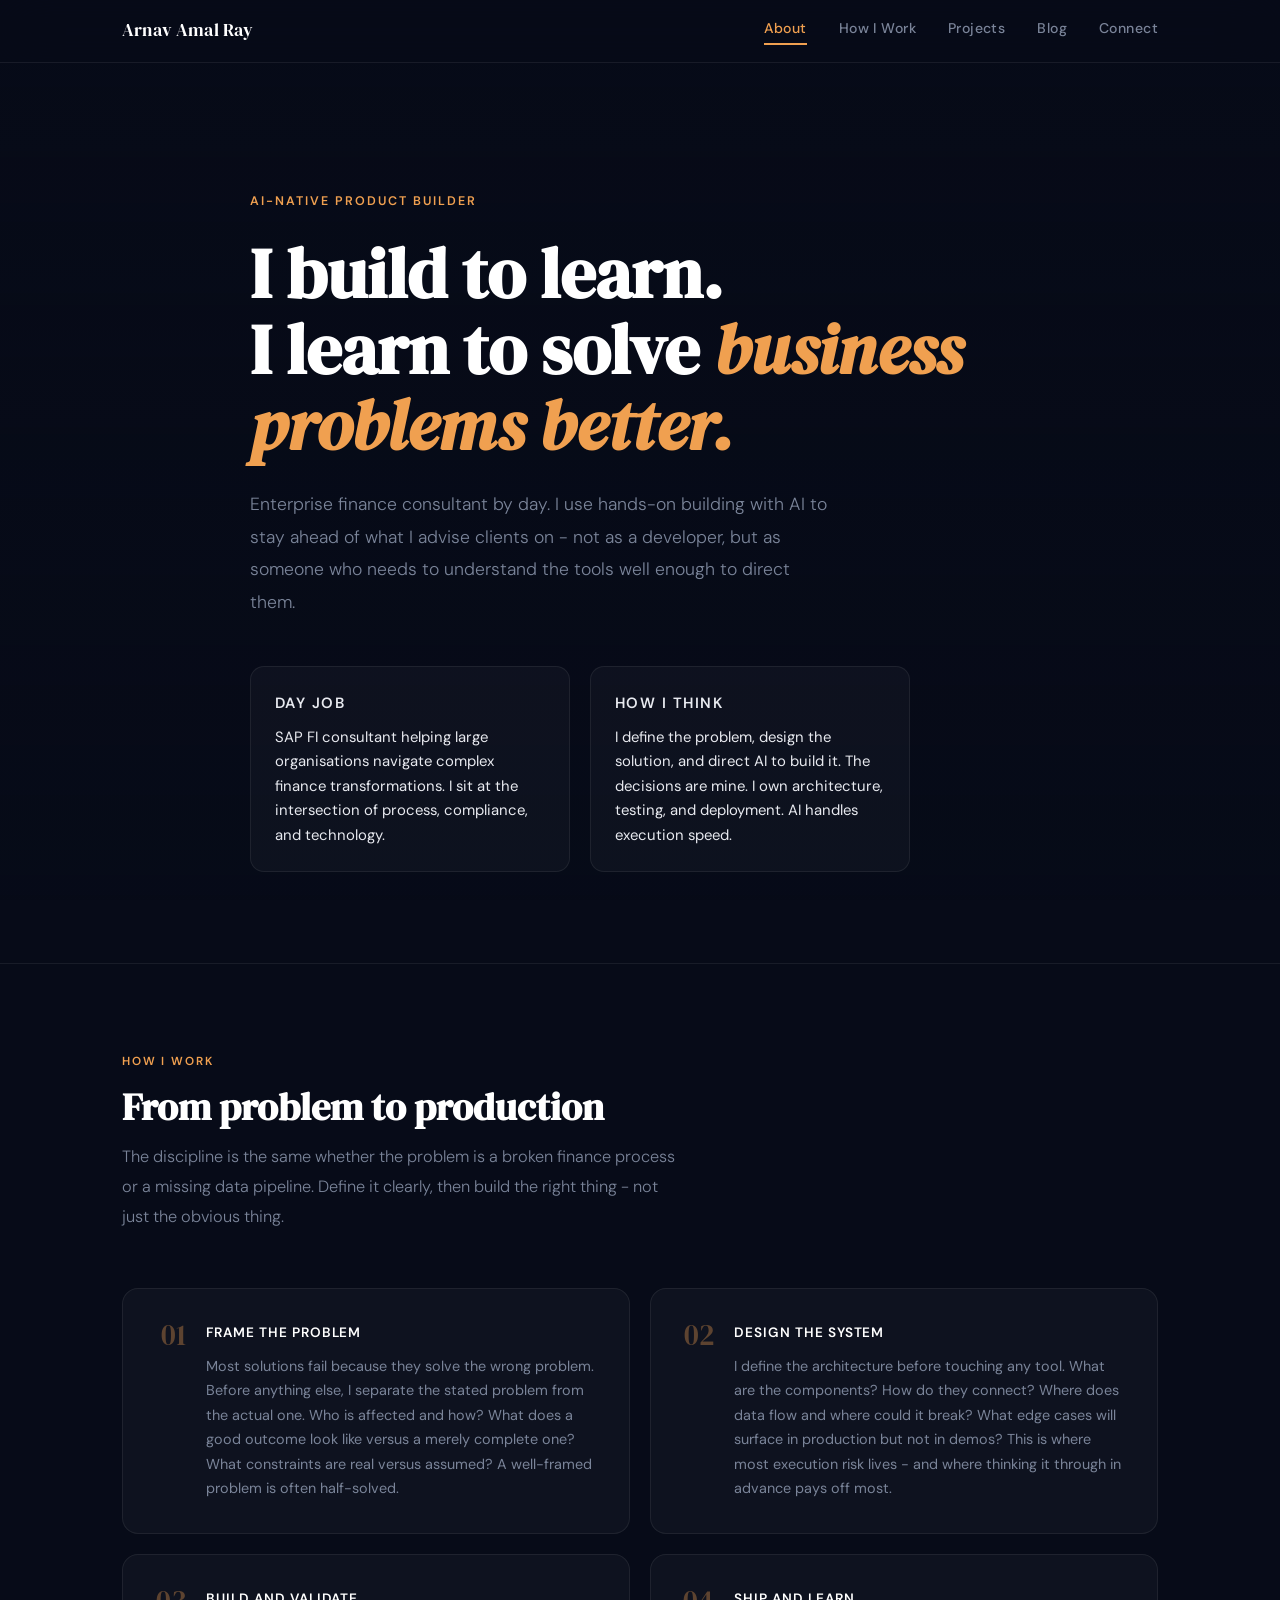
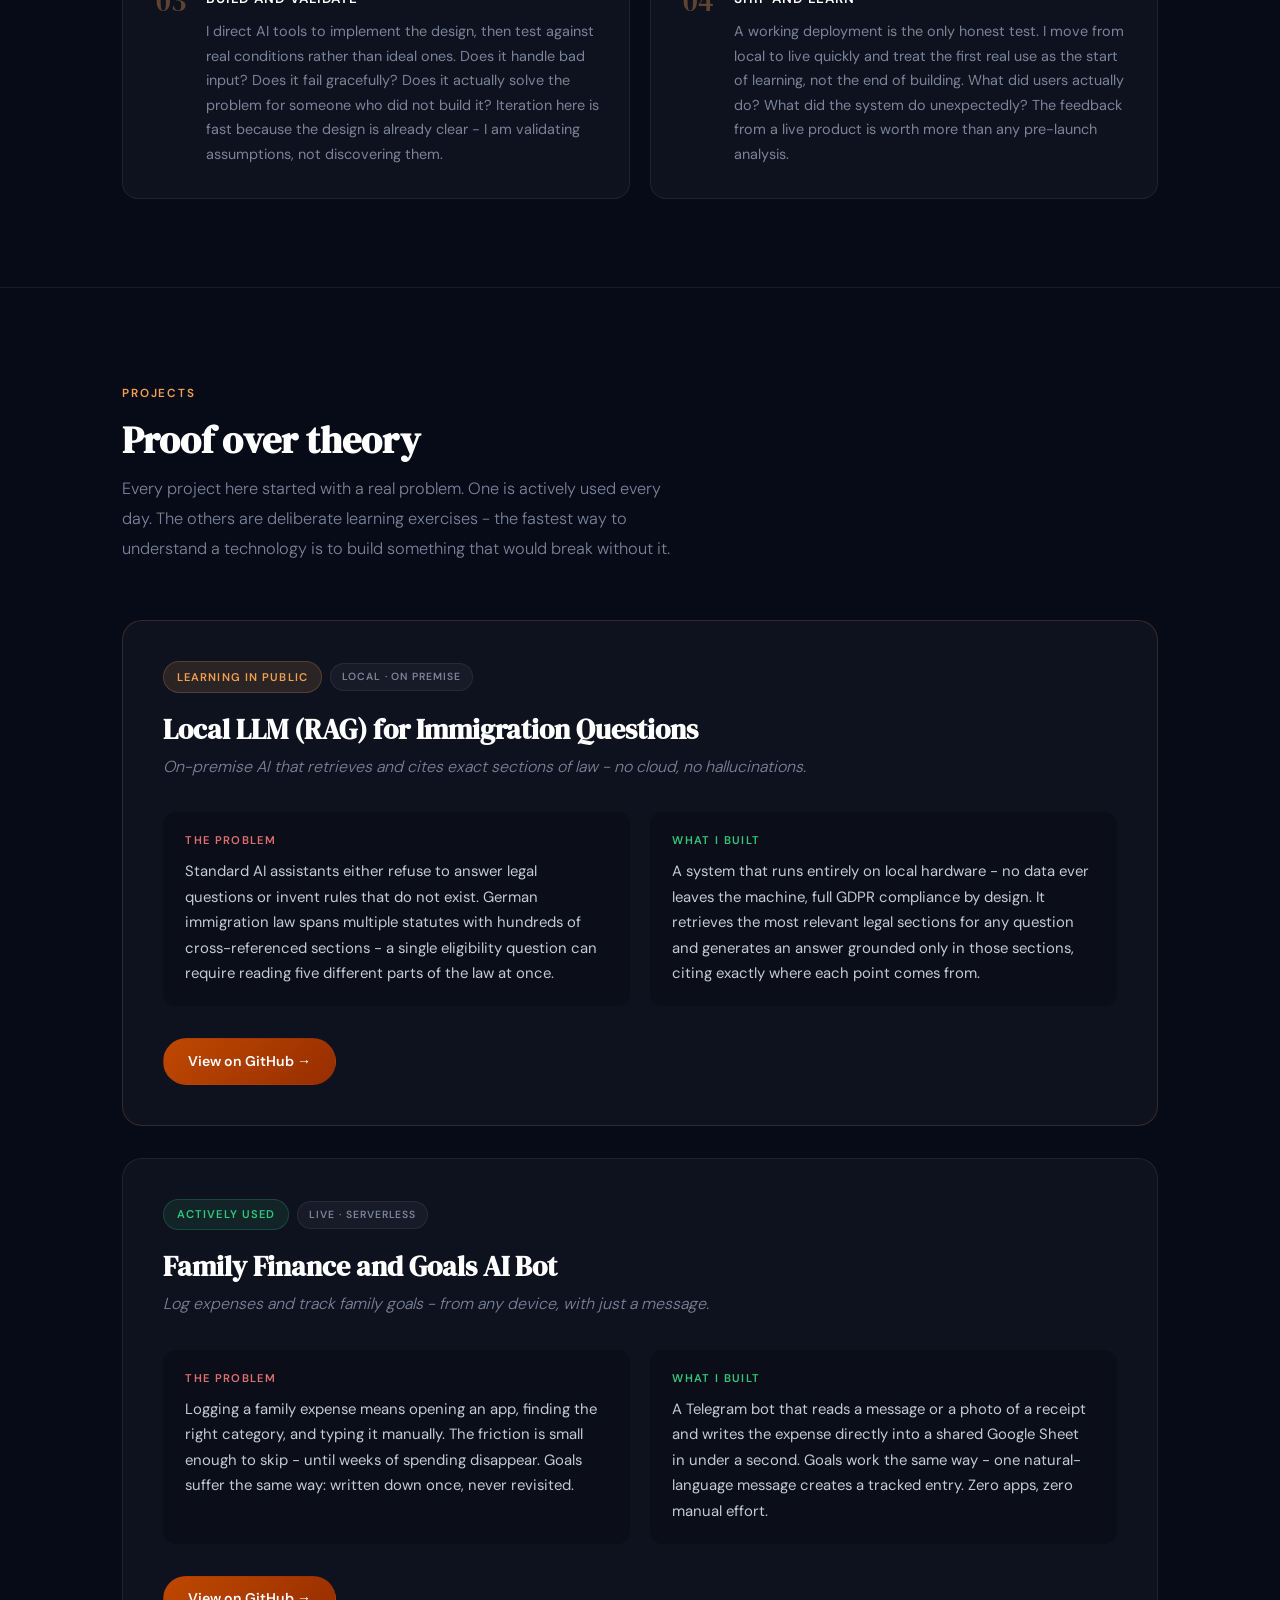
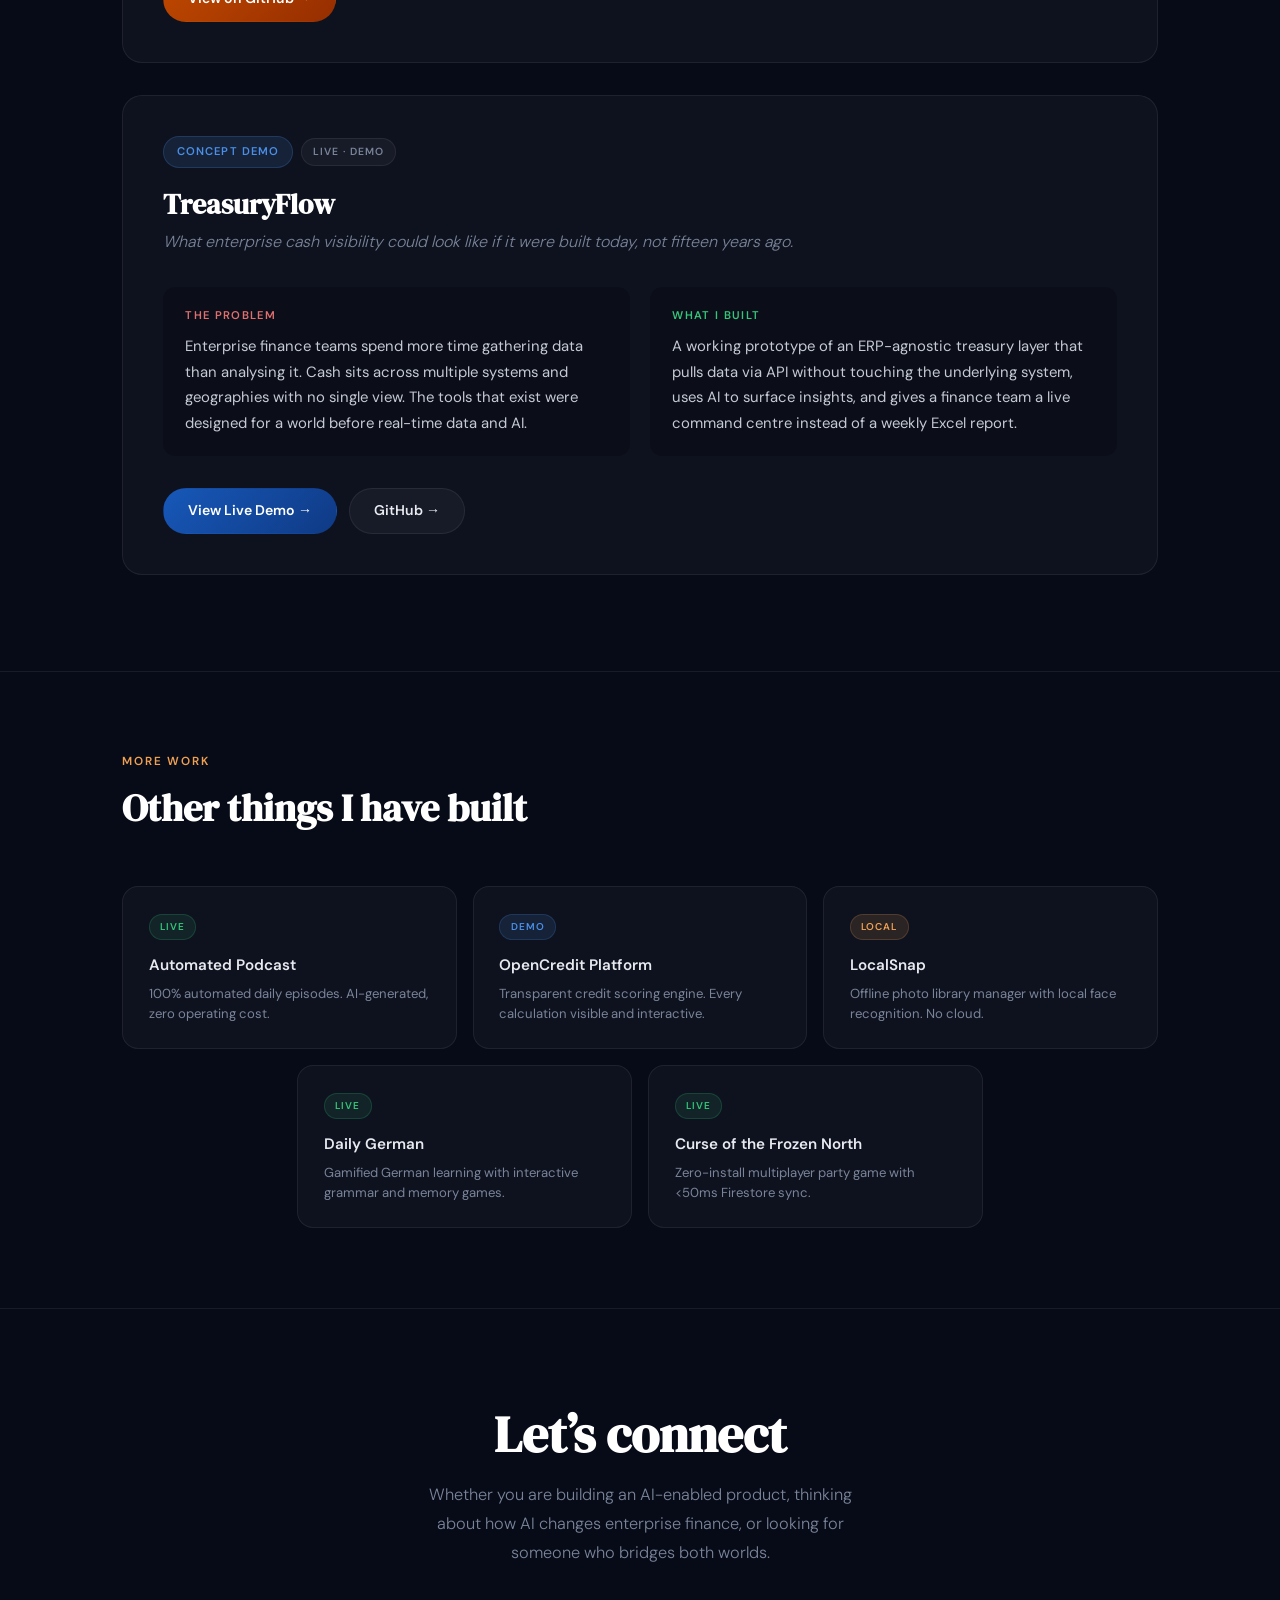
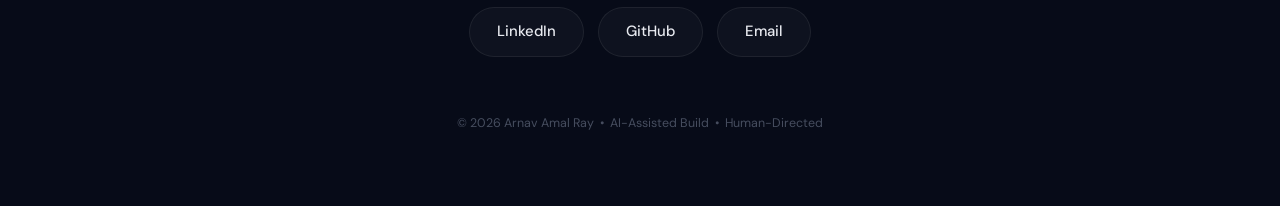
<file: index.html>
<!DOCTYPE html>
<html lang="en">
<head>
    <meta charset="UTF-8">
    <meta name="viewport" content="width=device-width, initial-scale=1.0">
    <title>Arnav Amal Ray - AI-Native Product Builder</title>
    <link rel="icon" href="/assets/favicon.svg" type="image/svg+xml">
    <link rel="icon" href="/assets/favicon.svg" sizes="any">

    <!-- Umami Analytics (privacy-first, no cookies, GDPR-compliant) -->
    <script defer src="https://cloud.umami.is/script.js" data-website-id="fc4af2cc-04f8-4e8e-bd76-453bc694461b"></script>

    <style>
        @font-face { font-family: 'DM Sans'; font-style: normal; font-weight: 300; font-display: swap; src: url('/assets/fonts/dm-sans-latin-300-normal.woff2') format('woff2'); }
        @font-face { font-family: 'DM Sans'; font-style: normal; font-weight: 400; font-display: swap; src: url('/assets/fonts/dm-sans-latin-400-normal.woff2') format('woff2'); }
        @font-face { font-family: 'DM Sans'; font-style: normal; font-weight: 500; font-display: swap; src: url('/assets/fonts/dm-sans-latin-500-normal.woff2') format('woff2'); }
        @font-face { font-family: 'DM Sans'; font-style: normal; font-weight: 600; font-display: swap; src: url('/assets/fonts/dm-sans-latin-600-normal.woff2') format('woff2'); }
        @font-face { font-family: 'DM Serif Display'; font-style: normal; font-weight: 400; font-display: swap; src: url('/assets/fonts/dm-serif-display-latin-400-normal.woff2') format('woff2'); }
        @font-face { font-family: 'DM Serif Display'; font-style: italic; font-weight: 400; font-display: swap; src: url('/assets/fonts/dm-serif-display-latin-400-italic.woff2') format('woff2'); }

        :root {
            --bg:        #070b18;
            --surface:   rgba(255,255,255,0.03);
            --border:    rgba(255,255,255,0.07);
            --text:      #e8eaf0;
            --muted:     #7a8499;
            --amber:     #f0a050;
            --amber-dim: rgba(240,160,80,0.12);
            --green:     #34c77b;
            --green-dim: rgba(52,199,123,0.1);
            --blue:      #4a90e8;
            --blue-dim:  rgba(74,144,232,0.12);
        }

        * { box-sizing: border-box; margin: 0; padding: 0; }
        html { scroll-behavior: smooth; }

        body {
            font-family: 'DM Sans', sans-serif;
            background-color: var(--bg);
            color: var(--text);
            line-height: 1.7;
            overflow-x: hidden;
        }

        .bg-video { position: fixed; inset: 0; z-index: -2; overflow: hidden; }
        .bg-video video { width: 100%; height: 100%; object-fit: cover; opacity: 0.22; }
        .bg-overlay {
            position: fixed; inset: 0; z-index: -1;
            background: linear-gradient(to bottom, rgba(7,11,24,0.45) 0%, rgba(7,11,24,0.78) 60%, rgba(7,11,24,0.92) 100%);
        }

        #progress-bar {
            position: fixed; top: 0; left: 0; height: 3px; width: 0%;
            background: linear-gradient(90deg, var(--amber), #d95000);
            z-index: 300; transition: width 0.08s linear; border-radius: 0 2px 2px 0;
        }

        header {
            position: sticky; top: 0; z-index: 200;
            background: rgba(7,11,24,0.88);
            backdrop-filter: blur(24px); -webkit-backdrop-filter: blur(24px);
            border-bottom: 1px solid var(--border);
        }
        .header-inner {
            max-width: 1100px; margin: 0 auto; padding: 0 2rem;
            height: 62px; display: flex; align-items: center; justify-content: space-between;
        }
        .header-name {
            font-family: 'DM Serif Display', serif;
            font-size: 1.1rem; color: #fff; letter-spacing: 0.01em; text-decoration: none;
        }
        nav { display: flex; gap: 2rem; align-items: center; }
        nav a {
            color: var(--muted); text-decoration: none; font-size: 0.88rem;
            font-weight: 500; letter-spacing: 0.03em; padding-bottom: 2px;
            border-bottom: 2px solid transparent; transition: color 0.2s, border-color 0.2s;
        }
        nav a:hover { color: var(--text); }
        nav a.active { color: var(--amber); border-bottom-color: var(--amber); }

        .container { max-width: 1100px; margin: 0 auto; padding: 0 2rem; }

        #about { min-height: 100vh; display: flex; align-items: center; padding: 7rem 0 5rem; }
        .hero-inner { max-width: 780px; }
        .hero-label {
            display: inline-block; font-size: 0.78rem; font-weight: 600;
            letter-spacing: 0.16em; text-transform: uppercase; color: var(--amber);
            margin-bottom: 1.5rem; opacity: 0; animation: fadeUp 0.5s 0.1s ease forwards;
        }
        .hero-headline {
            font-family: 'DM Serif Display', serif; font-size: clamp(2.8rem,5.5vw,5rem);
            line-height: 1.08; color: #fff; margin-bottom: 1.5rem;
            opacity: 0; animation: fadeUp 0.5s 0.2s ease forwards;
        }
        .hero-headline em { font-style: italic; color: var(--amber); }
        .hero-sub {
            font-size: 1.1rem; color: var(--muted); max-width: 580px;
            line-height: 1.85; margin-bottom: 3rem; font-weight: 300;
            opacity: 0; animation: fadeUp 0.5s 0.3s ease forwards;
        }
        .hero-cards {
            display: grid; grid-template-columns: 1fr 1fr; gap: 1.25rem;
            max-width: 660px; opacity: 0; animation: fadeUp 0.5s 0.4s ease forwards;
        }
        .hero-card {
            background: var(--surface); border: 1px solid var(--border);
            border-radius: 14px; padding: 1.5rem; transition: background 0.2s, border-color 0.2s;
        }
        .hero-card:hover { background: rgba(255,255,255,0.05); border-color: rgba(255,255,255,0.13); }
        .hero-card-label {
            font-size: 0.72rem; font-weight: 600; letter-spacing: 0.1em;
            text-transform: uppercase; color: var(--muted); margin-bottom: 0.55rem;
        }
        .hero-card p { font-size: 0.93rem; color: var(--text); line-height: 1.65; }

        .section-block { padding: 6rem 0; border-top: 1px solid var(--border); }
        .section-eyebrow {
            font-size: 0.73rem; font-weight: 600; letter-spacing: 0.16em;
            text-transform: uppercase; color: var(--amber); margin-bottom: 0.85rem;
        }
        .section-heading {
            font-family: 'DM Serif Display', serif; font-size: clamp(1.9rem,3vw,2.7rem);
            color: #fff; margin-bottom: 0.75rem; line-height: 1.15;
        }
        .section-intro {
            font-size: 1.02rem; color: var(--muted); max-width: 560px;
            line-height: 1.85; margin-bottom: 3.5rem; font-weight: 300;
        }

        .project-stack { display: flex; flex-direction: column; gap: 2rem; }
        .project-card {
            background: var(--surface); border: 1px solid var(--border);
            border-radius: 20px; padding: 2.5rem; cursor: pointer;
            transition: transform 0.22s ease, border-color 0.22s, background 0.22s, box-shadow 0.22s;
        }
        .project-card:hover {
            transform: translateY(-3px); border-color: rgba(255,255,255,0.12);
            background: rgba(255,255,255,0.04); box-shadow: 0 14px 45px rgba(0,0,0,0.38);
        }
        .project-card.amber-accent { border-color: rgba(240,160,80,0.17); }
        .project-card.amber-accent:hover { border-color: rgba(240,160,80,0.32); box-shadow: 0 14px 45px rgba(240,130,0,0.07); }

        .card-badge-row { display: flex; align-items: center; gap: 0.5rem; flex-wrap: wrap; margin-bottom: 1.25rem; }
        .card-badge { display: inline-block; font-size: 0.7rem; font-weight: 700; letter-spacing: 0.1em; text-transform: uppercase; padding: 0.32rem 0.8rem; border-radius: 20px; }
        .badge-green  { background: var(--green-dim); color: var(--green); border: 1px solid rgba(52,199,123,0.22); }
        .badge-amber  { background: var(--amber-dim); color: var(--amber); border: 1px solid rgba(240,160,80,0.22); }
        .badge-blue   { background: var(--blue-dim);  color: var(--blue);  border: 1px solid rgba(74,144,232,0.22); }
        .card-tier {
            display: inline-block; font-size: 0.65rem; font-weight: 600; letter-spacing: 0.09em;
            text-transform: uppercase; padding: 0.26rem 0.7rem; border-radius: 20px;
            background: rgba(255,255,255,0.04); color: var(--muted); border: 1px solid var(--border);
        }
        .card-title { font-family: 'DM Serif Display', serif; font-size: 1.75rem; color: #fff; margin-bottom: 0.45rem; line-height: 1.18; }
        .card-subtitle { font-size: 1rem; color: var(--muted); margin-bottom: 2rem; font-style: italic; font-weight: 300; }
        .card-body { display: grid; grid-template-columns: 1fr 1fr; gap: 1.25rem; margin-bottom: 2rem; }
        .card-col { background: rgba(0,0,0,0.22); border-radius: 12px; padding: 1.2rem 1.4rem; }
        .card-col h4 { font-size: 0.7rem; font-weight: 700; letter-spacing: 0.12em; text-transform: uppercase; margin-bottom: 0.55rem; }
        .col-problem h4 { color: #e07070; }
        .col-solution h4 { color: var(--green); }
        .card-col p { font-size: 0.93rem; color: #c5cad4; line-height: 1.72; }
        .card-actions { display: flex; gap: 0.75rem; flex-wrap: wrap; }
        .btn {
            display: inline-flex; align-items: center; gap: 0.4rem; font-size: 0.88rem;
            font-weight: 600; color: var(--text); text-decoration: none; padding: 0.65rem 1.5rem;
            border-radius: 50px; border: 1px solid var(--border); background: rgba(255,255,255,0.04);
            transition: all 0.2s; white-space: nowrap;
        }
        .btn:hover { background: rgba(255,255,255,0.08); border-color: rgba(255,255,255,0.18); transform: translateY(-1px); color: #fff; }
        .btn-amber { background: linear-gradient(135deg,#bf4800,#962e00); border-color: transparent; color: #fff; }
        .btn-amber:hover { background: linear-gradient(135deg,#d55200,#b03800); box-shadow: 0 5px 18px rgba(190,70,0,0.32); transform: translateY(-1px); }
        .btn-blue { background: linear-gradient(135deg,#1758b8,#0f3a85); border-color: transparent; color: #fff; }
        .btn-blue:hover { background: linear-gradient(135deg,#1e65cc,#1448a0); box-shadow: 0 5px 18px rgba(25,80,190,0.32); transform: translateY(-1px); }

        #workflow { padding: 5.5rem 0; border-top: 1px solid var(--border); }
        .workflow-grid { display: grid; grid-template-columns: 1fr 1fr; gap: 1.25rem; margin-top: 2.5rem; }
        .wf-step { background: var(--surface); border: 1px solid var(--border); border-radius: 16px; padding: 2rem 1.75rem; display: flex; gap: 1.25rem; align-items: flex-start; }
        .wf-num { font-family: 'DM Serif Display', serif; font-size: 1.8rem; color: var(--amber); opacity: 0.35; line-height: 1; flex-shrink: 0; width: 2.2rem; text-align: right; }
        .wf-content { flex: 1; }
        .wf-title { font-size: 0.85rem; font-weight: 700; letter-spacing: 0.07em; text-transform: uppercase; color: #fff; margin-bottom: 0.6rem; }
        .wf-desc { font-size: 0.9rem; color: var(--muted); line-height: 1.7; }

        #other-builds { padding: 5rem 0; border-top: 1px solid var(--border); }
        .other-builds-grid { display: grid; grid-template-columns: repeat(6,1fr); gap: 1rem; margin-top: 3.5rem; }
        .other-builds-grid .other-build-item:nth-child(1),
        .other-builds-grid .other-build-item:nth-child(2),
        .other-builds-grid .other-build-item:nth-child(3) { grid-column: span 2; }
        .other-builds-grid .other-build-item:nth-child(4) { grid-column: 2 / span 2; }
        .other-builds-grid .other-build-item:nth-child(5) { grid-column: 4 / span 2; }
        .other-build-item {
            background: var(--surface); border: 1px solid var(--border); border-radius: 16px;
            padding: 1.5rem 1.6rem; text-decoration: none; display: block;
            transition: background 0.2s, border-color 0.2s, transform 0.2s;
        }
        .other-build-item:hover { background: rgba(255,255,255,0.04); border-color: rgba(255,255,255,0.11); transform: translateY(-2px); }
        .other-build-badge { display: inline-block; font-size: 0.62rem; font-weight: 700; letter-spacing: 0.1em; text-transform: uppercase; padding: 0.22rem 0.65rem; border-radius: 20px; margin-bottom: 0.8rem; }
        .ob-badge-live  { background: var(--green-dim); color: var(--green); border: 1px solid rgba(52,199,123,0.2); }
        .ob-badge-demo  { background: var(--blue-dim);  color: var(--blue);  border: 1px solid rgba(74,144,232,0.2); }
        .ob-badge-local { background: var(--amber-dim); color: var(--amber); border: 1px solid rgba(240,160,80,0.2); }
        .other-build-name { font-size: 0.95rem; font-weight: 600; color: var(--text); margin-bottom: 0.35rem; display: flex; align-items: center; }
        .other-build-arrow { font-size: 0.78rem; color: var(--muted); margin-left: 0.3rem; opacity: 0; transform: translate(-3px,-1px); transition: all 0.18s; display: inline-block; }
        .other-build-item:hover .other-build-arrow { opacity: 1; transform: translate(1px,-2px); }
        .other-build-desc { font-size: 0.82rem; color: var(--muted); line-height: 1.5; }
        .other-build-problem { font-size: 0.8rem; color: var(--muted); line-height: 1.6; max-height: 0; overflow: hidden; opacity: 0; margin-top: 0; transition: max-height 0.3s ease, opacity 0.3s ease, margin-top 0.3s ease; }
        .other-build-item:hover .other-build-problem { max-height: 100px; opacity: 1; margin-top: 0.6rem; }

        #connect { padding: 6rem 0 4.5rem; border-top: 1px solid var(--border); text-align: center; }
        .connect-headline { font-family: 'DM Serif Display', serif; font-size: clamp(2rem,4vw,3.4rem); color: #fff; margin-bottom: 1rem; line-height: 1.15; }
        .connect-sub { font-size: 1.02rem; color: var(--muted); max-width: 460px; margin: 0 auto 2.5rem; line-height: 1.78; font-weight: 300; }
        .connect-links { display: flex; justify-content: center; gap: 0.85rem; flex-wrap: wrap; margin-bottom: 3.5rem; }
        .connect-btn {
            display: inline-flex; align-items: center; gap: 0.45rem; color: var(--text);
            text-decoration: none; font-size: 0.93rem; font-weight: 500; padding: 0.72rem 1.7rem;
            border-radius: 50px; border: 1px solid var(--border); background: var(--surface); transition: all 0.2s;
        }
        .connect-btn:hover { background: rgba(255,255,255,0.07); border-color: rgba(255,255,255,0.17); transform: translateY(-2px); color: #fff; }
        .footer-note { font-size: 0.78rem; color: var(--muted); opacity: 0.55; }

        @keyframes fadeUp { from { opacity: 0; transform: translateY(16px); } to { opacity: 1; transform: translateY(0); } }
        .reveal { opacity: 0; transform: translateY(18px); transition: opacity 0.52s ease, transform 0.52s ease; }
        .reveal.visible { opacity: 1; transform: translateY(0); }
        .reveal-stagger > * { opacity: 0; transform: translateY(14px); transition: opacity 0.45s ease, transform 0.45s ease; }
        .reveal-stagger.visible > *:nth-child(1) { opacity:1; transform:none; transition-delay:0s; }
        .reveal-stagger.visible > *:nth-child(2) { opacity:1; transform:none; transition-delay:0.08s; }
        .reveal-stagger.visible > *:nth-child(3) { opacity:1; transform:none; transition-delay:0.16s; }
        .reveal-stagger.visible > *:nth-child(4) { opacity:1; transform:none; transition-delay:0.24s; }
        .reveal-stagger.visible > *:nth-child(5) { opacity:1; transform:none; transition-delay:0.32s; }

        @media (max-width: 760px) {
            .hero-cards { grid-template-columns: 1fr; }
            .card-body { grid-template-columns: 1fr; }
            .workflow-grid { grid-template-columns: 1fr; }
            nav { gap: 1.1rem; }
            nav a { font-size: 0.82rem; }
            .other-builds-grid { grid-template-columns: 1fr 1fr; gap: 0.75rem; }
            .other-builds-grid .other-build-item:nth-child(n) { grid-column: span 1; }
        }
        @media (max-width: 480px) {
            .other-builds-grid { grid-template-columns: 1fr; }
            .card-actions { flex-direction: column; }
        }
    </style>
</head>
<body>

    <div id="progress-bar"></div>

    <div class="bg-video">
        <video autoplay muted loop playsinline>
            <source src="https://raw.githubusercontent.com/arnav-ray/arnav-ray/main/assets/video/ocean-bg.mp4" type="video/mp4">
            <source src="assets/video/ocean-bg.mp4" type="video/mp4">
        </video>
    </div>
    <div class="bg-overlay"></div>

    <header>
        <div class="header-inner">
            <span class="header-name">Arnav Amal Ray</span>
            <nav>
                <a href="#about"    class="nav-link">About</a>
                <a href="#workflow" class="nav-link">How I Work</a>
                <a href="#projects" class="nav-link">Projects</a>
                <a href="blog.html" class="nav-link">Blog</a>
                <a href="#connect"  class="nav-link">Connect</a>
            </nav>
        </div>
    </header>

    <section id="about">
        <div class="container">
            <div class="hero-inner">
                <span class="hero-label">AI-Native Product Builder</span>
                <h1 class="hero-headline">I build to learn.<br>I learn to solve <em>business problems better.</em></h1>
                <p class="hero-sub">Enterprise finance consultant by day. I use hands-on building with AI to stay ahead of what I advise clients on - not as a developer, but as someone who needs to understand the tools well enough to direct them.</p>
                <div class="hero-cards">
                    <div class="hero-card">
                        <p class="hero-card-label">Day Job</p>
                        <p>SAP FI consultant helping large organisations navigate complex finance transformations. I sit at the intersection of process, compliance, and technology.</p>
                    </div>
                    <div class="hero-card">
                        <p class="hero-card-label">How I Think</p>
                        <p>I define the problem, design the solution, and direct AI to build it. The decisions are mine. I own architecture, testing, and deployment. AI handles execution speed.</p>
                    </div>
                </div>
            </div>
        </div>
    </section>

    <section id="workflow">
        <div class="container">
            <p class="section-eyebrow reveal">How I Work</p>
            <h2 class="section-heading reveal">From problem to production</h2>
            <p class="section-intro reveal">The discipline is the same whether the problem is a broken finance process or a missing data pipeline. Define it clearly, then build the right thing - not just the obvious thing.</p>
            <div class="workflow-grid reveal-stagger">
                <div class="wf-step"><div class="wf-num">01</div><div class="wf-content"><div class="wf-title">Frame the Problem</div><p class="wf-desc">Most solutions fail because they solve the wrong problem. Before anything else, I separate the stated problem from the actual one. Who is affected and how? What does a good outcome look like versus a merely complete one? What constraints are real versus assumed? A well-framed problem is often half-solved.</p></div></div>
                <div class="wf-step"><div class="wf-num">02</div><div class="wf-content"><div class="wf-title">Design the System</div><p class="wf-desc">I define the architecture before touching any tool. What are the components? How do they connect? Where does data flow and where could it break? What edge cases will surface in production but not in demos? This is where most execution risk lives - and where thinking it through in advance pays off most.</p></div></div>
                <div class="wf-step"><div class="wf-num">03</div><div class="wf-content"><div class="wf-title">Build and Validate</div><p class="wf-desc">I direct AI tools to implement the design, then test against real conditions rather than ideal ones. Does it handle bad input? Does it fail gracefully? Does it actually solve the problem for someone who did not build it? Iteration here is fast because the design is already clear - I am validating assumptions, not discovering them.</p></div></div>
                <div class="wf-step"><div class="wf-num">04</div><div class="wf-content"><div class="wf-title">Ship and Learn</div><p class="wf-desc">A working deployment is the only honest test. I move from local to live quickly and treat the first real use as the start of learning, not the end of building. What did users actually do? What did the system do unexpectedly? The feedback from a live product is worth more than any pre-launch analysis.</p></div></div>
            </div>
        </div>
    </section>

    <section id="projects" class="section-block">
        <div class="container">
            <p class="section-eyebrow reveal">Projects</p>
            <h2 class="section-heading reveal">Proof over theory</h2>
            <p class="section-intro reveal">Every project here started with a real problem. One is actively used every day. The others are deliberate learning exercises - the fastest way to understand a technology is to build something that would break without it.</p>
            <div class="project-stack">
                <div class="project-card amber-accent reveal" onclick="window.open('https://github.com/arnav-ray/immigration-rag','_blank')" onkeydown="if(event.key==='Enter'||event.key===' '){event.preventDefault();window.open('https://github.com/arnav-ray/immigration-rag','_blank')}" tabindex="0" role="button" aria-label="Immigration RAG project — opens GitHub" style="cursor:pointer;">
                    <div class="card-badge-row"><span class="card-badge badge-amber">Learning in Public</span><span class="card-tier">Local &middot; On Premise</span></div>
                    <h3 class="card-title">Local LLM (RAG) for Immigration Questions</h3>
                    <p class="card-subtitle">On-premise AI that retrieves and cites exact sections of law - no cloud, no hallucinations.</p>
                    <div class="card-body">
                        <div class="card-col col-problem"><h4>The Problem</h4><p>Standard AI assistants either refuse to answer legal questions or invent rules that do not exist. German immigration law spans multiple statutes with hundreds of cross-referenced sections - a single eligibility question can require reading five different parts of the law at once.</p></div>
                        <div class="card-col col-solution"><h4>What I Built</h4><p>A system that runs entirely on local hardware - no data ever leaves the machine, full GDPR compliance by design. It retrieves the most relevant legal sections for any question and generates an answer grounded only in those sections, citing exactly where each point comes from.</p></div>
                    </div>
                    <div class="card-actions"><a href="https://github.com/arnav-ray/immigration-rag" class="btn btn-amber" target="_blank" rel="noopener noreferrer" onclick="event.stopPropagation();">View on GitHub &rarr;</a></div>
                </div>
                <div class="project-card reveal" onclick="window.open('https://github.com/arnav-ray/Finance-and-Goals-bot','_blank')" onkeydown="if(event.key==='Enter'||event.key===' '){event.preventDefault();window.open('https://github.com/arnav-ray/Finance-and-Goals-bot','_blank')}" tabindex="0" role="button" aria-label="Family Finance Bot project — opens GitHub" style="cursor:pointer;">
                    <div class="card-badge-row"><span class="card-badge badge-green">Actively Used</span><span class="card-tier">Live &middot; Serverless</span></div>
                    <h3 class="card-title">Family Finance and Goals AI Bot</h3>
                    <p class="card-subtitle">Log expenses and track family goals - from any device, with just a message.</p>
                    <div class="card-body">
                        <div class="card-col col-problem"><h4>The Problem</h4><p>Logging a family expense means opening an app, finding the right category, and typing it manually. The friction is small enough to skip - until weeks of spending disappear. Goals suffer the same way: written down once, never revisited.</p></div>
                        <div class="card-col col-solution"><h4>What I Built</h4><p>A Telegram bot that reads a message or a photo of a receipt and writes the expense directly into a shared Google Sheet in under a second. Goals work the same way - one natural-language message creates a tracked entry. Zero apps, zero manual effort.</p></div>
                    </div>
                    <div class="card-actions"><a href="https://github.com/arnav-ray/Finance-and-Goals-bot" class="btn btn-amber" target="_blank" rel="noopener noreferrer" onclick="event.stopPropagation();">View on GitHub &rarr;</a></div>
                </div>
                <div class="project-card reveal" onclick="window.open('https://treasuryflow.arnavray.ca/','_blank')" onkeydown="if(event.key==='Enter'||event.key===' '){event.preventDefault();window.open('https://treasuryflow.arnavray.ca/','_blank')}" tabindex="0" role="button" aria-label="TreasuryFlow project — opens live demo" style="cursor:pointer;">
                    <div class="card-badge-row"><span class="card-badge badge-blue">Concept Demo</span><span class="card-tier">Live &middot; Demo</span></div>
                    <h3 class="card-title">TreasuryFlow</h3>
                    <p class="card-subtitle">What enterprise cash visibility could look like if it were built today, not fifteen years ago.</p>
                    <div class="card-body">
                        <div class="card-col col-problem"><h4>The Problem</h4><p>Enterprise finance teams spend more time gathering data than analysing it. Cash sits across multiple systems and geographies with no single view. The tools that exist were designed for a world before real-time data and AI.</p></div>
                        <div class="card-col col-solution"><h4>What I Built</h4><p>A working prototype of an ERP-agnostic treasury layer that pulls data via API without touching the underlying system, uses AI to surface insights, and gives a finance team a live command centre instead of a weekly Excel report.</p></div>
                    </div>
                    <div class="card-actions">
                        <a href="https://treasuryflow.arnavray.ca/" class="btn btn-blue" target="_blank" rel="noopener noreferrer" onclick="event.stopPropagation();">View Live Demo &rarr;</a>
                        <a href="https://github.com/arnav-ray/TreasuryFlow" class="btn" target="_blank" rel="noopener noreferrer" onclick="event.stopPropagation();">GitHub &rarr;</a>
                    </div>
                </div>
            </div>
        </div>
    </section>

    <section id="other-builds">
        <div class="container">
            <p class="section-eyebrow reveal">More Work</p>
            <h2 class="section-heading reveal">Other things I have built</h2>
            <div class="other-builds-grid reveal-stagger">
                <a href="https://podcast.arnavray.ca/" target="_blank" rel="noopener noreferrer" class="other-build-item"><span class="other-build-badge ob-badge-live">Live</span><div class="other-build-name">Automated Podcast<span class="other-build-arrow">&#8599;</span></div><p class="other-build-desc">100% automated daily episodes. AI-generated, zero operating cost.</p><p class="other-build-problem">Podcast production requires daily manual effort. This pipeline generates, voices, and publishes episodes automatically &mdash; no intervention at any step.</p></a>
                <a href="https://credit.arnavray.ca/" target="_blank" rel="noopener noreferrer" class="other-build-item"><span class="other-build-badge ob-badge-demo">Demo</span><div class="other-build-name">OpenCredit Platform<span class="other-build-arrow">&#8599;</span></div><p class="other-build-desc">Transparent credit scoring engine. Every calculation visible and interactive.</p><p class="other-build-problem">Credit scores are black boxes. This makes every calculation visible and interactive &mdash; Basel III methodology, fully auditable by anyone.</p></a>
                <a href="https://github.com/arnav-ray/LocalSnap" target="_blank" rel="noopener noreferrer" class="other-build-item"><span class="other-build-badge ob-badge-local">Local</span><div class="other-build-name">LocalSnap<span class="other-build-arrow">&#8599;</span></div><p class="other-build-desc">Offline photo library manager with local face recognition. No cloud.</p><p class="other-build-problem">Cloud photo exports strip all metadata &mdash; timestamps, GPS, and face tags vanish. This recovers everything locally using offline OpenCV models.</p></a>
                <a href="https://german.arnavray.ca/" target="_blank" rel="noopener noreferrer" class="other-build-item"><span class="other-build-badge ob-badge-live">Live</span><div class="other-build-name">Daily German<span class="other-build-arrow">&#8599;</span></div><p class="other-build-desc">Gamified German learning with interactive grammar and memory games.</p><p class="other-build-problem">Language learning apps are passive. This uses interactive games and spaced repetition to make German genuinely engaging to learn.</p></a>
                <a href="https://game.arnavray.ca/" target="_blank" rel="noopener noreferrer" class="other-build-item"><span class="other-build-badge ob-badge-live">Live</span><div class="other-build-name">Curse of the Frozen North<span class="other-build-arrow">&#8599;</span></div><p class="other-build-desc">Zero-install multiplayer party game with &lt;50ms Firestore sync.</p><p class="other-build-problem">Party games require downloads, accounts, and setup. This runs instantly in any browser &mdash; share a link, pick up your phone, start playing.</p></a>
            </div>
        </div>
    </section>

    <section id="connect">
        <div class="container">
            <h2 class="connect-headline reveal">Let&rsquo;s connect</h2>
            <p class="connect-sub reveal">Whether you are building an AI-enabled product, thinking about how AI changes enterprise finance, or looking for someone who bridges both worlds.</p>
            <div class="connect-links reveal">
                <a href="https://linkedin.com/in/arnavray" target="_blank" rel="noopener noreferrer" class="connect-btn">LinkedIn</a>
                <a href="https://github.com/arnav-ray" target="_blank" rel="noopener noreferrer" class="connect-btn">GitHub</a>
                <a href="mailto:arnav@arnavray.ca" class="connect-btn">Email</a>
            </div>
            <p class="footer-note">&copy; 2026 Arnav Amal Ray &nbsp;&bull;&nbsp; AI-Assisted Build &nbsp;&bull;&nbsp; Human-Directed</p>
        </div>
    </section>

    <script>
        const progressBar = document.getElementById('progress-bar');
        function updateProgress() {
            const scrolled = window.scrollY;
            const total = document.documentElement.scrollHeight - window.innerHeight;
            progressBar.style.width = total > 0 ? (scrolled / total * 100) + '%' : '0%';
        }
        window.addEventListener('scroll', updateProgress, { passive: true });

        const sections = document.querySelectorAll('section[id]');
        const navLinks = document.querySelectorAll('nav a.nav-link');
        const navObserver = new IntersectionObserver((entries) => {
            entries.forEach(entry => {
                if (entry.isIntersecting) {
                    navLinks.forEach(link => {
                        link.classList.toggle('active', link.getAttribute('href') === '#' + entry.target.id);
                    });
                }
            });
        }, { rootMargin: '-35% 0px -60% 0px' });
        sections.forEach(s => navObserver.observe(s));

        const revealObserver = new IntersectionObserver((entries) => {
            entries.forEach(entry => {
                if (entry.isIntersecting) { entry.target.classList.add('visible'); revealObserver.unobserve(entry.target); }
            });
        }, { threshold: 0.1 });
        document.querySelectorAll('.reveal, .reveal-stagger').forEach(el => revealObserver.observe(el));
    </script>
</body>
</html>
</file>
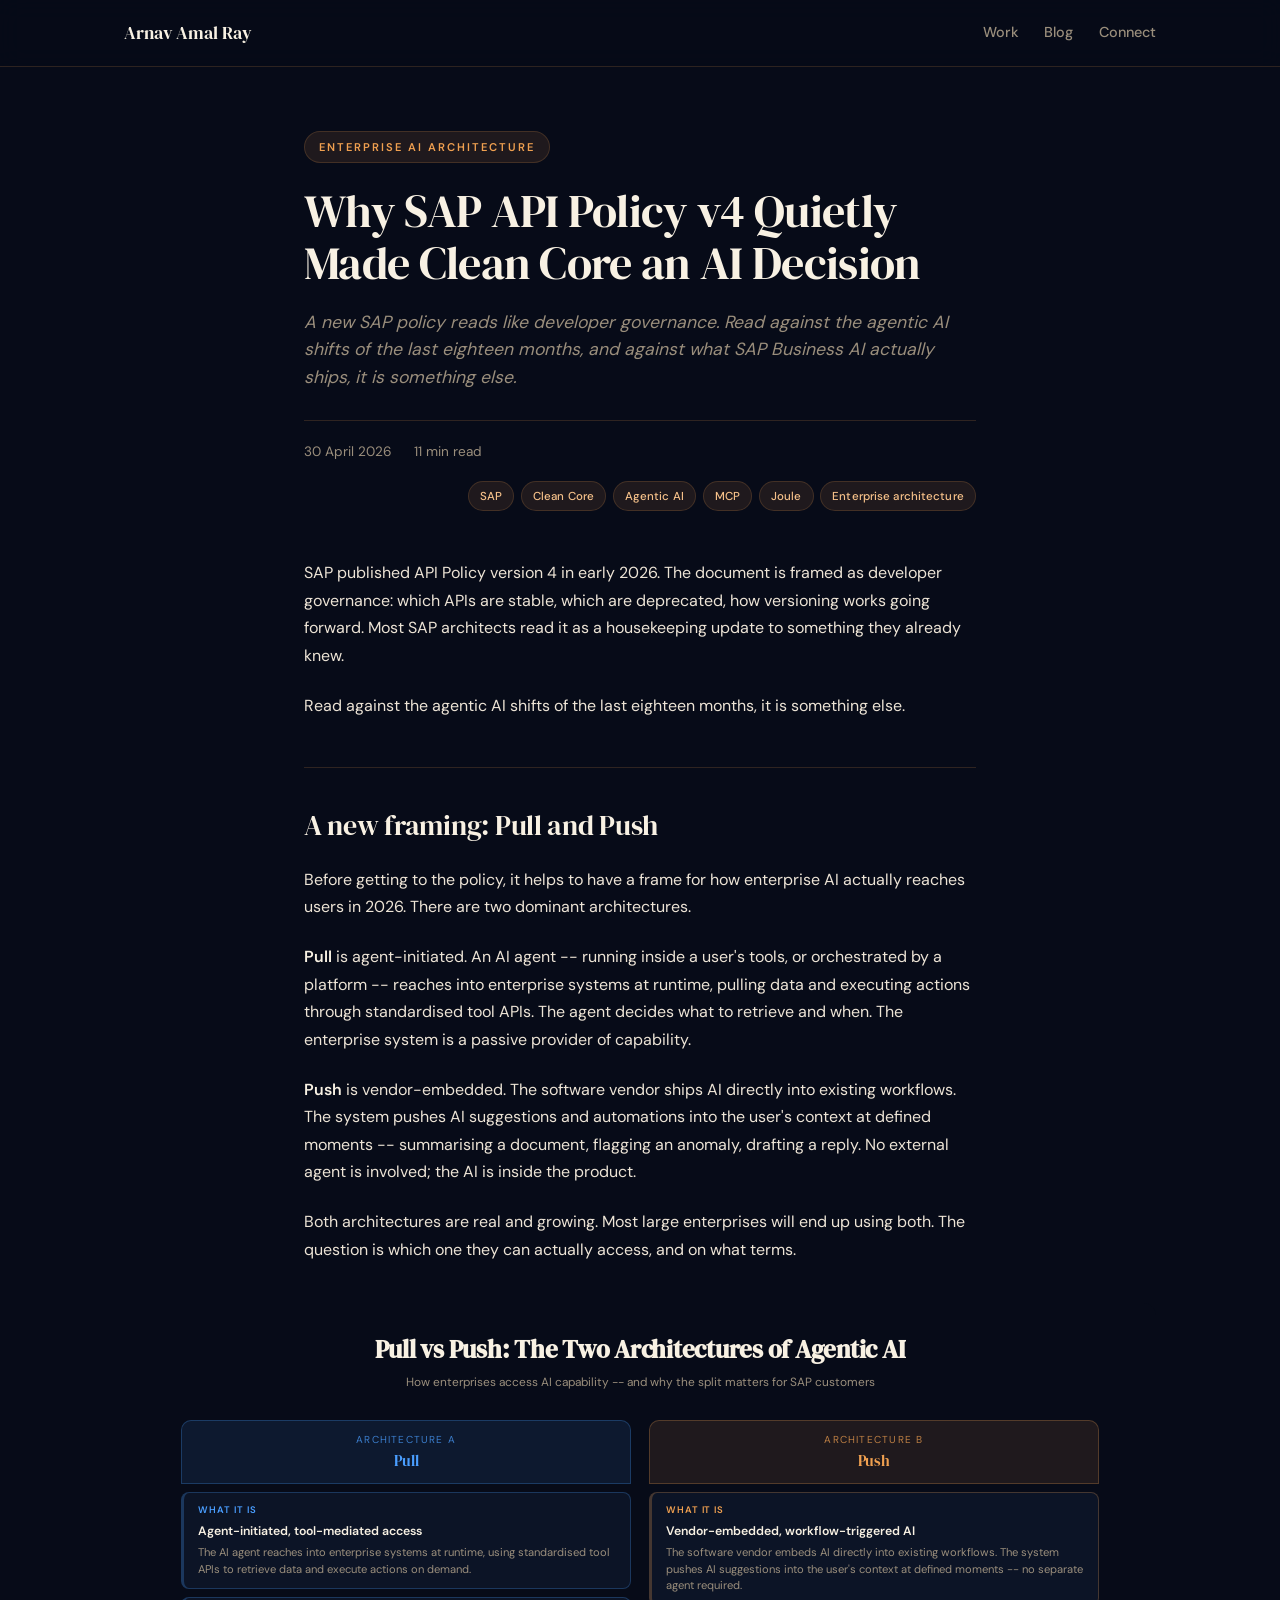
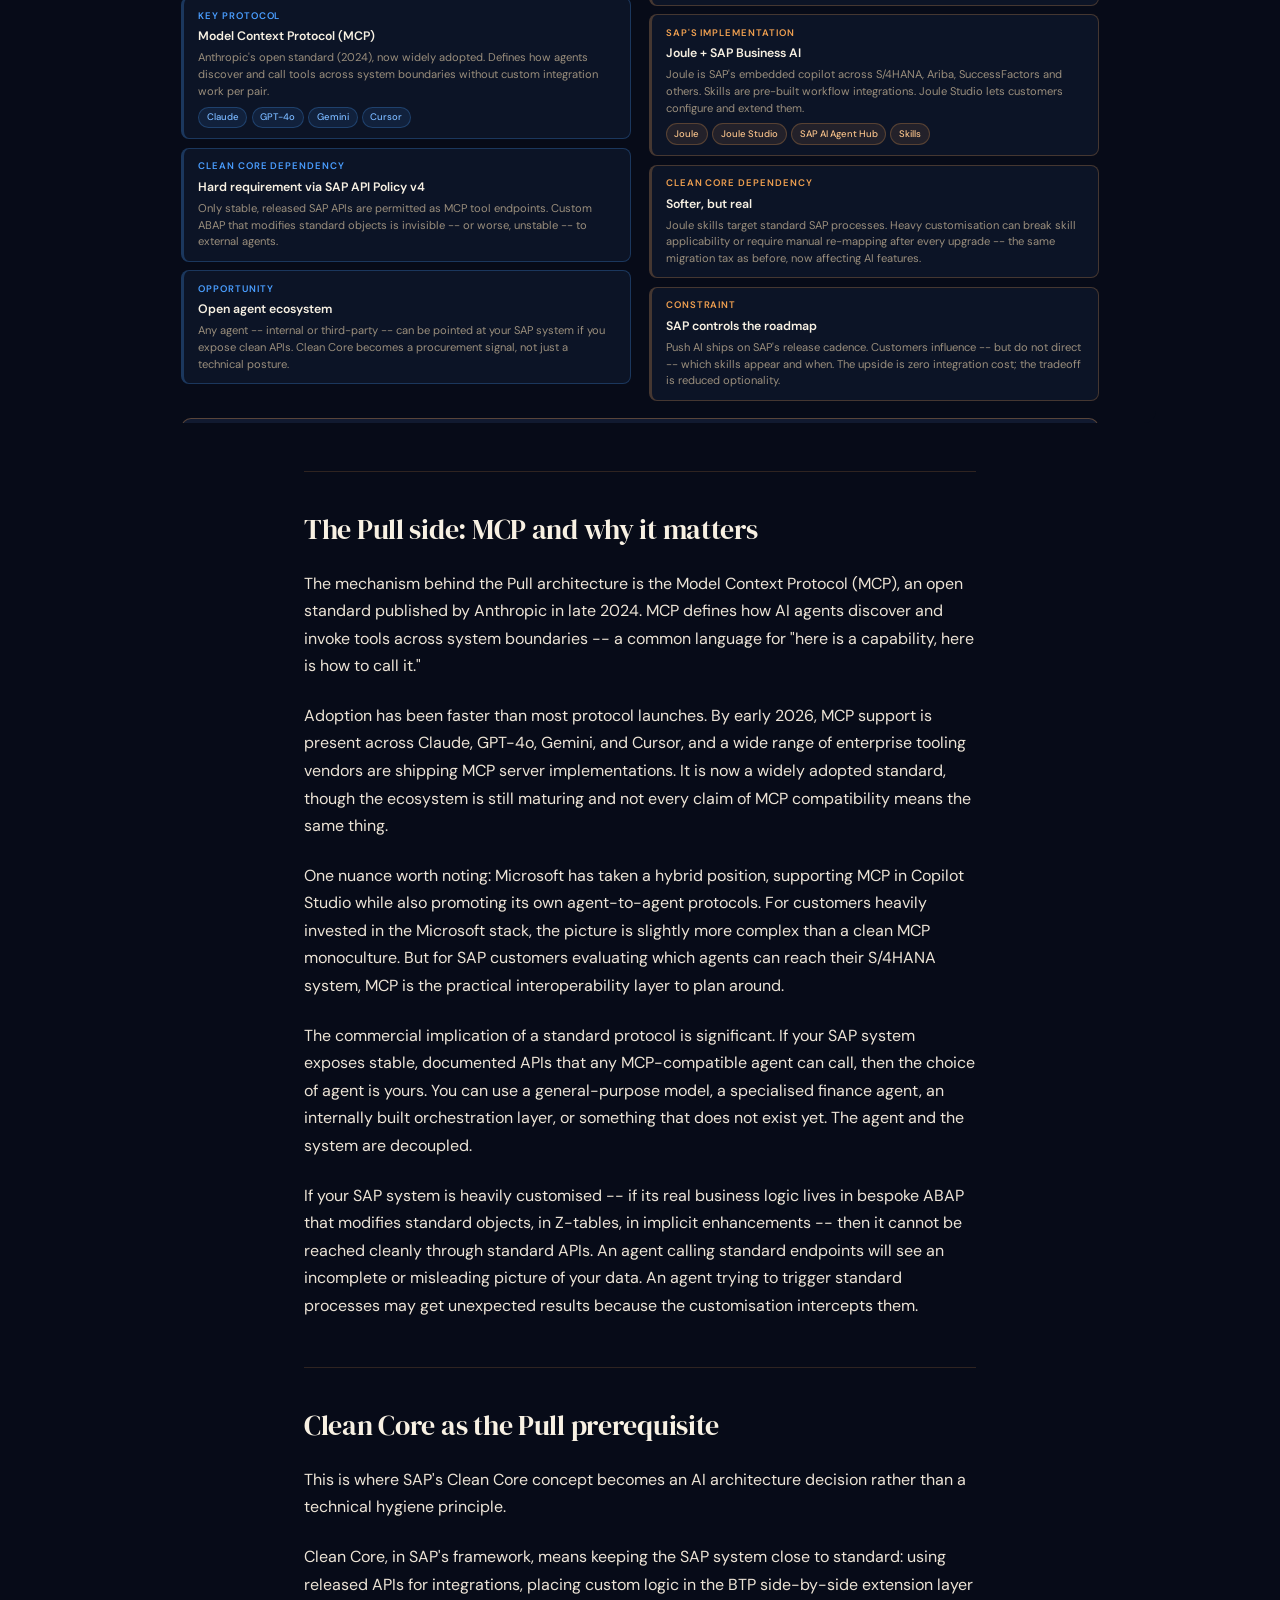
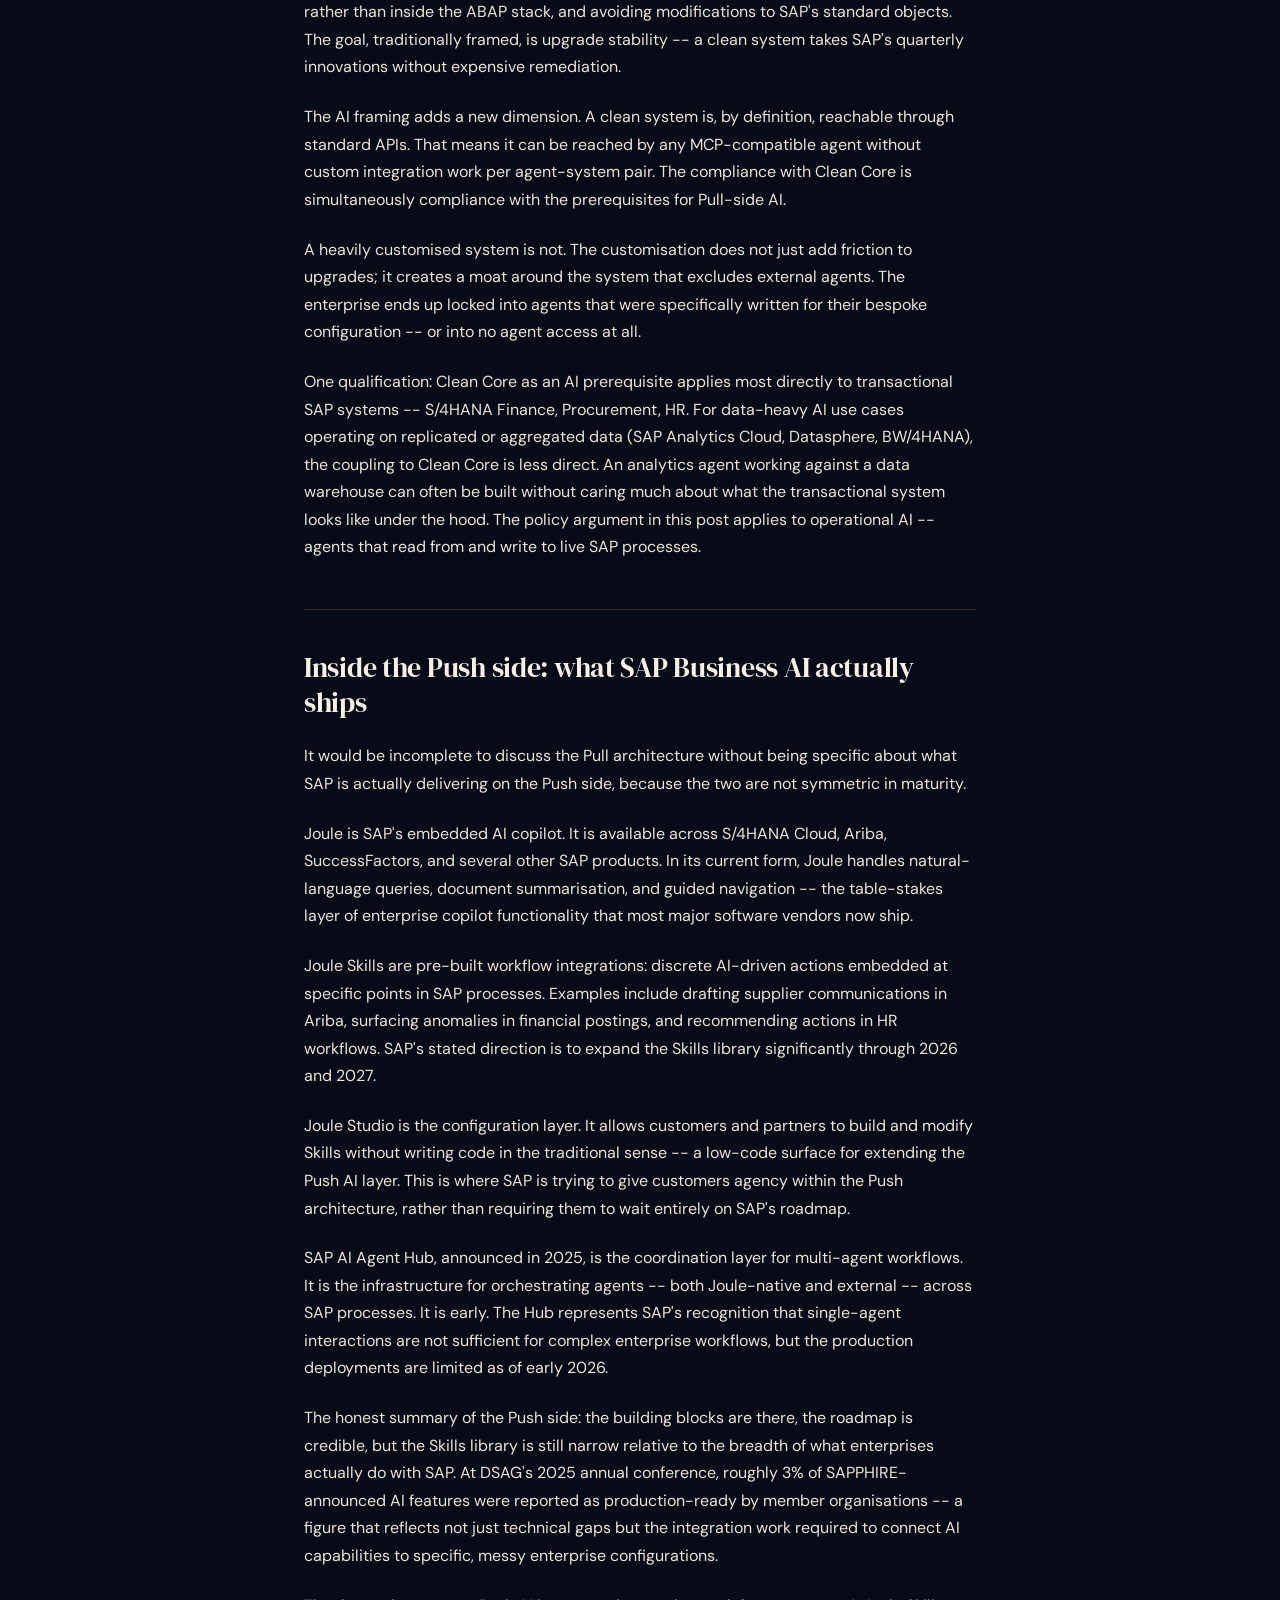
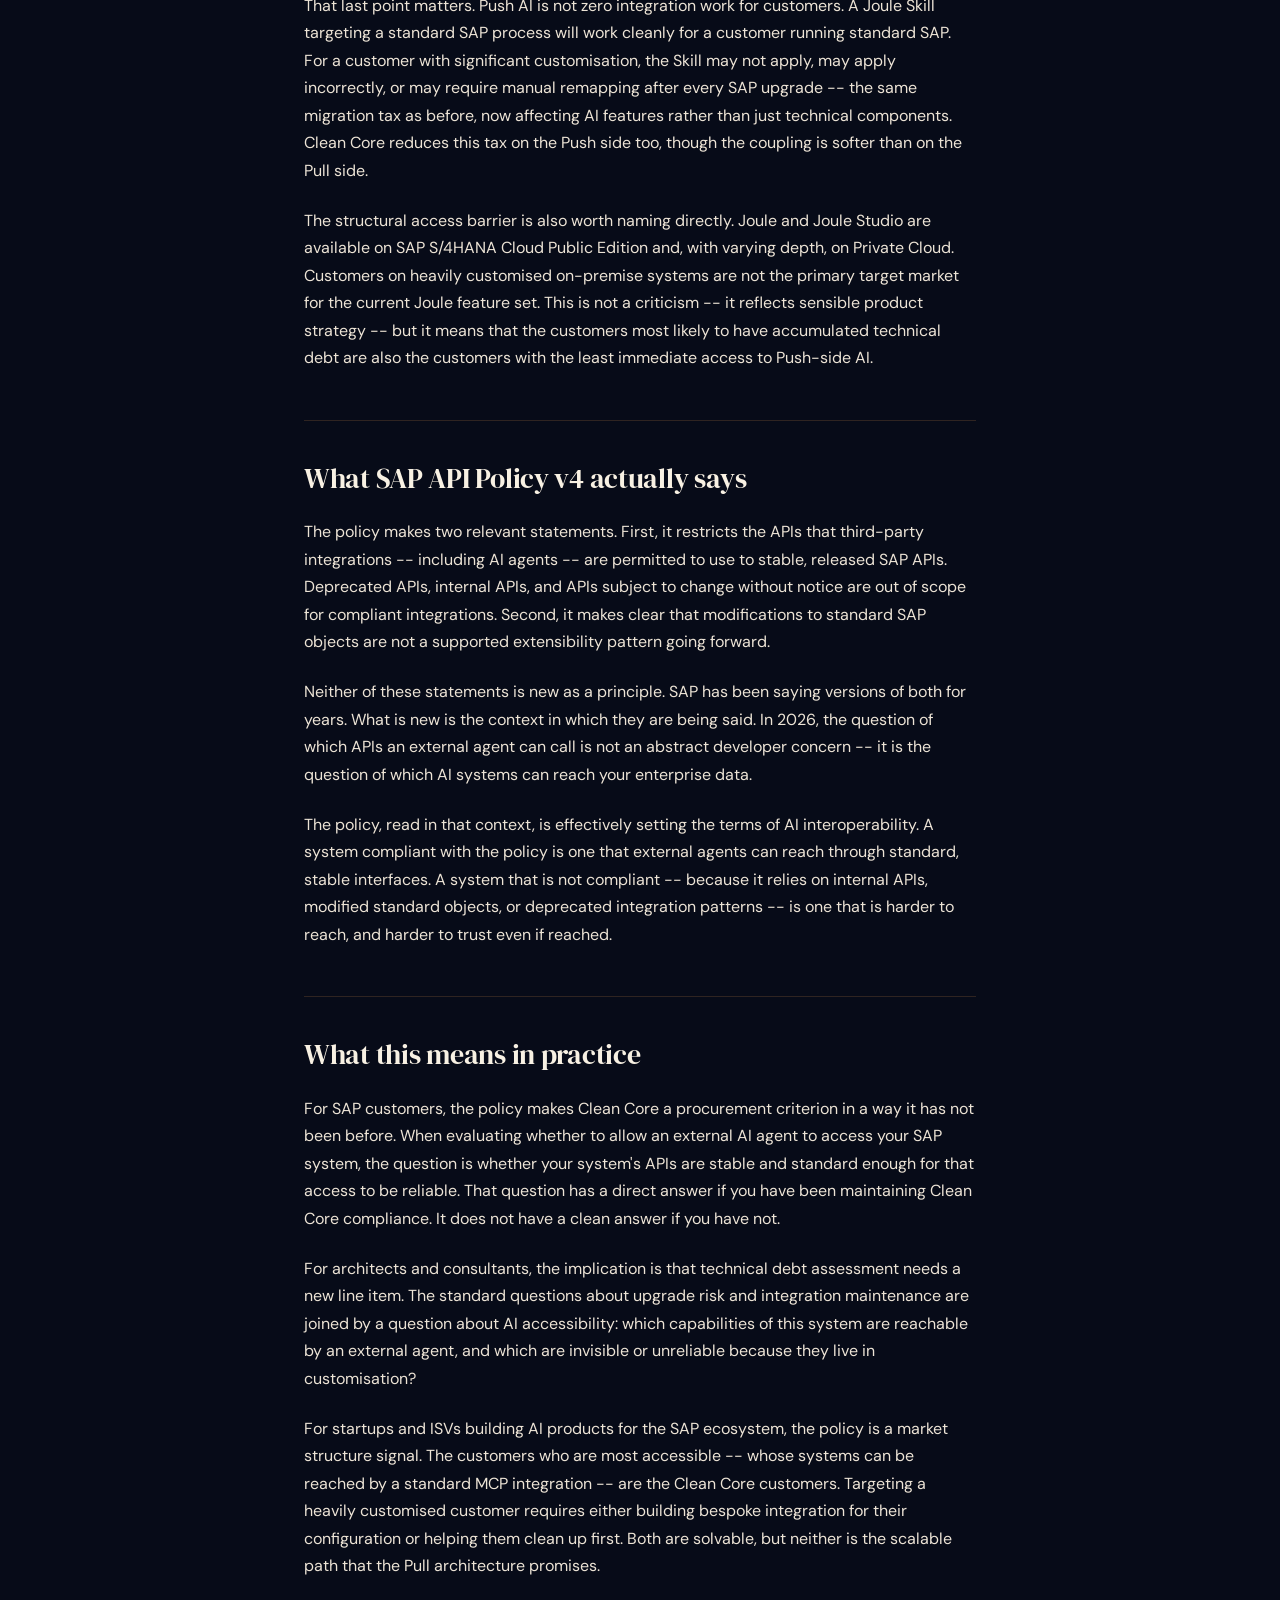
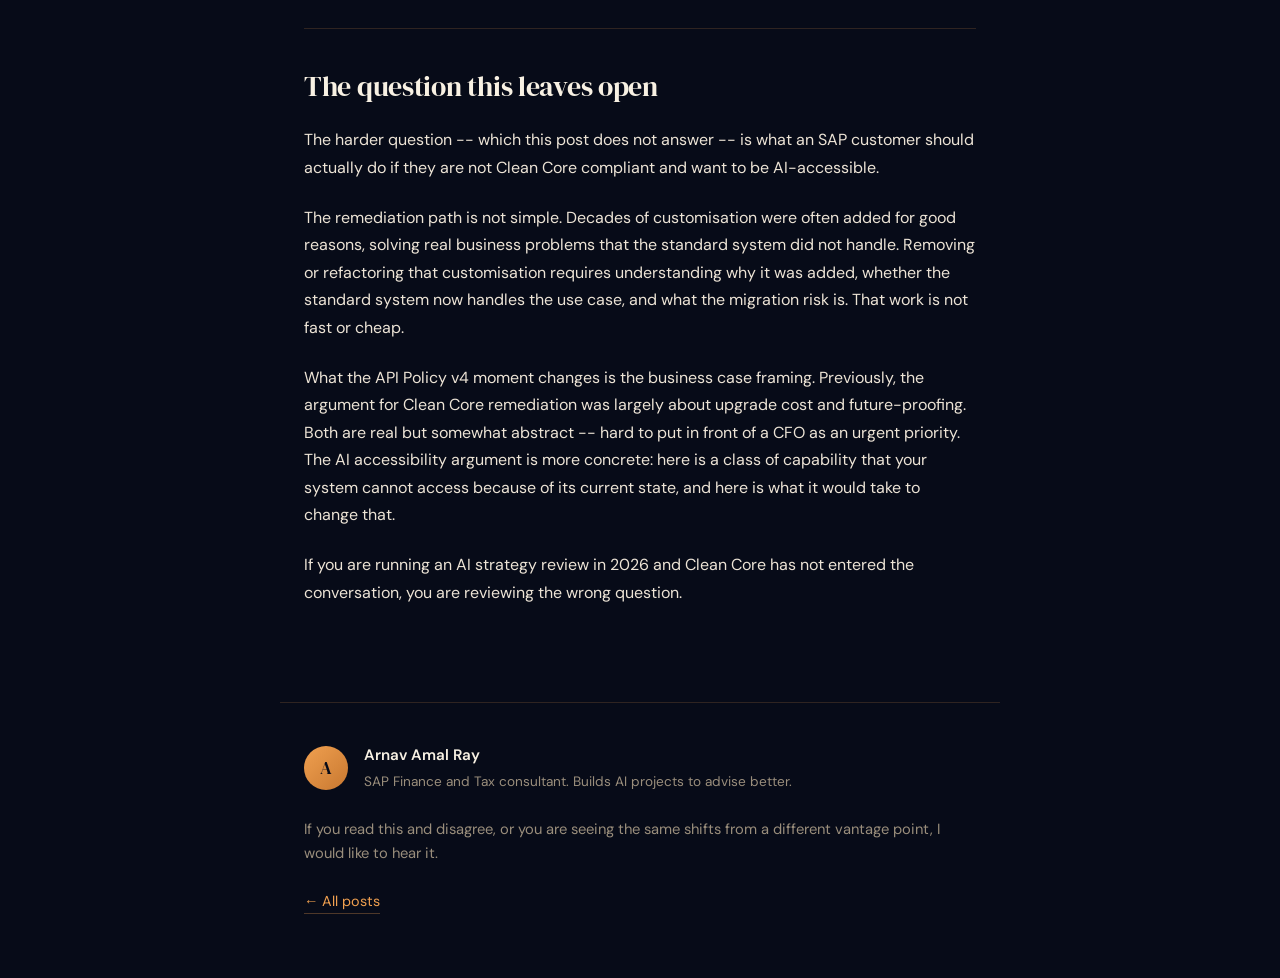
<file: posts/clean-core-2026/index.html>
<!DOCTYPE html>
<html lang="en">
<head>
  <meta charset="UTF-8">
  <meta name="viewport" content="width=device-width, initial-scale=1.0">
  <meta name="description" content="">
  <meta property="og:type" content="article">
  <meta property="og:site_name" content="Arnav Amal Ray">
  <title>Loading&hellip; | Arnav Amal Ray</title>
  <link rel="icon" href="/assets/favicon.ico">
  <link rel="stylesheet" href="/assets/post.css">
  <script src="/assets/marked.min.js" defer></script>
  <script src="/assets/post-loader.js" defer></script>
</head>
<body>
  <div id="post-root" data-content="./content.md" data-meta="./meta.json"></div>
</body>
</html>
</file>
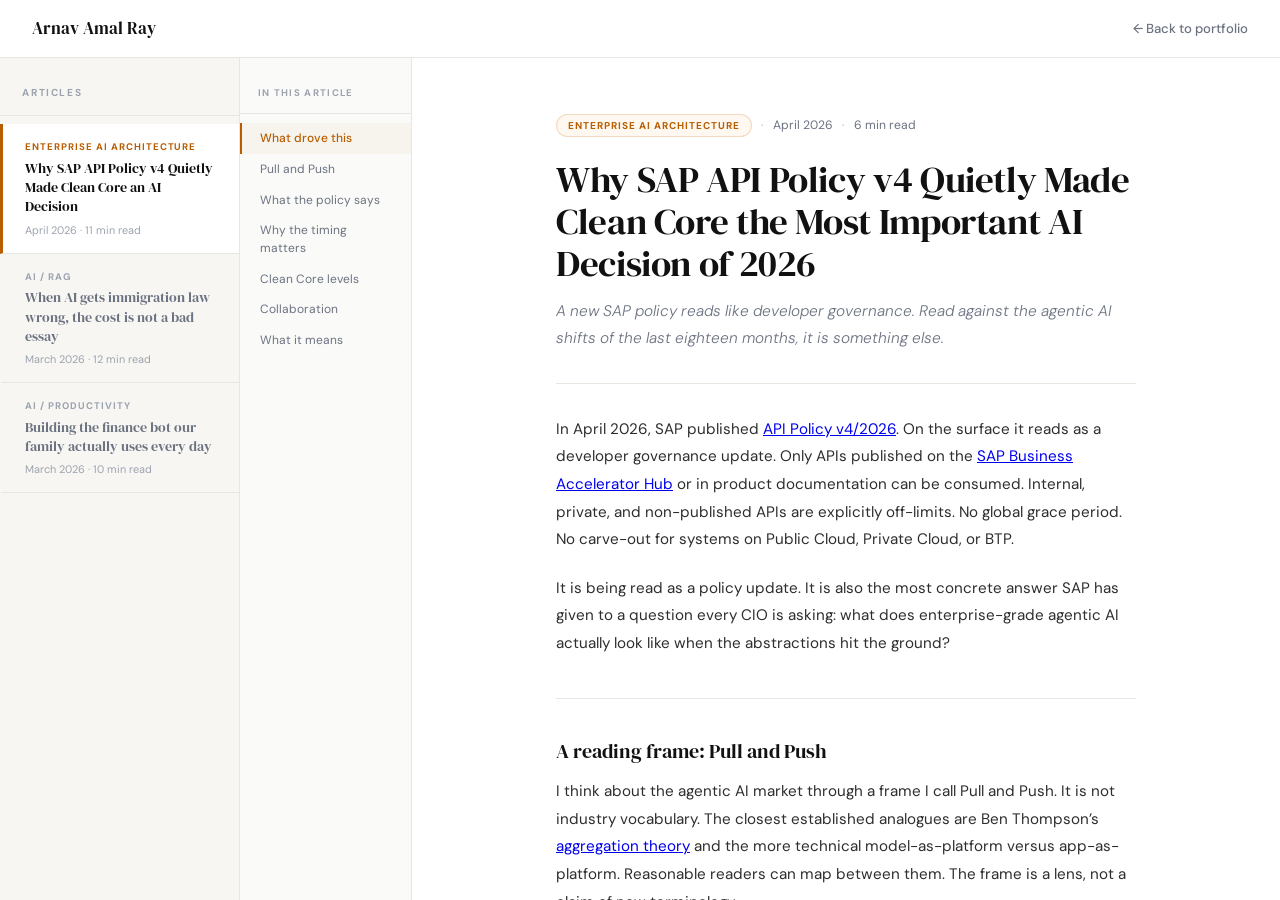
<file: blog.html>
<!DOCTYPE html>
<html lang="en">
<head>
<meta charset="UTF-8">
<meta name="viewport" content="width=device-width, initial-scale=1.0">
<title>Blog — Arnav Amal Ray</title>

<!-- ── Canonical & indexing ── -->
<link rel="canonical" href="https://arnavray.ca/blog.html">
<meta name="robots" content="index, follow">
<meta name="author" content="Arnav Amal Ray">
<meta name="keywords" content="RAG, retrieval augmented generation, German immigration law, LlamaIndex, local LLM, bge-m3, GDPR AI, Telegram bot, serverless finance, Groq, Google Sheets bot, AI product building">

<!-- ── Primary meta ── -->
<meta name="description" content="Two build logs by Arnav Amal Ray: a local RAG system for German immigration law (GDPR-compliant, on-premise, two-stage retrieval) and a serverless Telegram bot for family expense tracking using Groq and Google Sheets.">

<!-- ── Open Graph ── -->
<meta property="og:type" content="website">
<meta property="og:site_name" content="Arnav Amal Ray">
<meta property="og:url" content="https://arnavray.ca/blog.html">
<meta property="og:title" content="Blog — Arnav Amal Ray">
<meta property="og:description" content="Two build logs: a local RAG system for German immigration law and a serverless Telegram bot for household finance tracking. Real decisions, real tradeoffs, real failures.">
<meta property="og:image" content="https://arnavray.ca/assets/blog/RAG_v2.png">
<meta property="og:locale" content="en_GB">

<!-- ── Twitter / X card ── -->
<meta name="twitter:card" content="summary_large_image">
<meta name="twitter:title" content="Blog — Arnav Amal Ray">
<meta name="twitter:description" content="Two build logs: a local RAG system for German immigration law and a serverless Telegram bot for household finance tracking.">
<meta name="twitter:image" content="https://arnavray.ca/assets/blog/RAG_v2.png">

<!-- ── JSON-LD: two articles on one page ── -->
<script type="application/ld+json">
{
  "@context": "https://schema.org",
  "@graph": [
    {
      "@type": "BlogPosting",
      "headline": "When AI gets immigration law wrong, the cost is not a bad essay",
      "description": "How I built a local AI legal assistant for German immigration law using LlamaIndex, bge-m3 embeddings, cross-encoder reranking, and Mistral NeMo — running entirely on local hardware for GDPR compliance.",
      "author": { "@type": "Person", "name": "Arnav Amal Ray", "url": "https://arnavray.ca" },
      "datePublished": "2026-03-01",
      "url": "https://arnavray.ca/blog.html#art-rag",
      "keywords": ["RAG", "LlamaIndex", "German immigration law", "local LLM", "bge-m3", "GDPR", "vector search", "cross-encoder reranking"],
      "image": "https://arnavray.ca/assets/blog/RAG_v2.png",
      "publisher": { "@type": "Person", "name": "Arnav Amal Ray" }
    },
    {
      "@type": "BlogPosting",
      "headline": "Building the finance bot our family actually uses every day",
      "description": "A serverless Telegram bot for household expense tracking built with Groq (Llama 4 Vision), Google Sheets, and Vercel — parsing natural language and receipt photos into structured data with zero friction.",
      "author": { "@type": "Person", "name": "Arnav Amal Ray", "url": "https://arnavray.ca" },
      "datePublished": "2026-03-01",
      "url": "https://arnavray.ca/blog.html#art-finance",
      "keywords": ["Telegram bot", "Groq", "Google Sheets", "serverless", "Vercel", "expense tracking", "natural language parsing", "family finance"],
      "publisher": { "@type": "Person", "name": "Arnav Amal Ray" }
    }
  ]
}
</script>

<link rel="preconnect" href="https://fonts.googleapis.com">
<link rel="preconnect" href="https://fonts.gstatic.com" crossorigin>
<link href="https://fonts.googleapis.com/css2?family=DM+Serif+Display:ital@0;1&family=DM+Sans:opsz,wght@9..40,300;9..40,400;9..40,500;9..40,600&display=swap" rel="stylesheet">
<style>
  :root {
    --border:     #e8e6e0;
    --sidebar-bg: #f7f6f3;
    --text:       #1c1c1c;
    --body:       #2e2e2e;
    --muted:      #6b7280;
    --muted2:     #9ca3af;
    --amber:      #b85e00;
    --amber-bg:   #fff8f0;
    --amber-bd:   rgba(184,94,0,0.2);
  }
  *, *::before, *::after { box-sizing: border-box; margin: 0; padding: 0; }
  html, body { height: 100%; }
  body {
    font-family: 'DM Sans', sans-serif;
    background: #fff;
    color: var(--text);
    overflow: hidden;
  }

  /* ── Header ── */
  header {
    position: fixed; top: 0; left: 0; right: 0; z-index: 100;
    height: 58px; background: #fff;
    border-bottom: 1px solid var(--border);
    display: flex; align-items: center;
    padding: 0 2rem; justify-content: space-between;
  }
  .hname {
    font-family: 'DM Serif Display', serif;
    font-size: 1.05rem; color: #111; text-decoration: none;
  }
  .hback {
    font-size: 0.82rem; font-weight: 500; color: var(--muted);
    text-decoration: none; display: flex; align-items: center; gap: 0.35rem;
    transition: color 0.2s;
  }
  .hback:hover { color: var(--text); }

  /* ── Layout ── */
  .layout {
    display: flex;
    height: 100vh;
    padding-top: 58px;
  }

  /* ── Sidebar ── */
  .sidebar {
    width: 240px; flex-shrink: 0;
    background: var(--sidebar-bg);
    border-right: 1px solid var(--border);
    overflow-y: auto;
    padding: 1.75rem 0 2rem;
  }
  .sb-label {
    padding: 0 1.4rem 1rem;
    font-size: 0.63rem; font-weight: 700;
    letter-spacing: 0.16em; text-transform: uppercase;
    color: var(--muted2);
    border-bottom: 1px solid var(--border);
    margin-bottom: 0.5rem;
  }
  .sb-item {
    padding: 1rem 1.4rem;
    border-left: 3px solid transparent;
    border-bottom: 1px solid var(--border);
    display: block;
    cursor: pointer;
    background: transparent;
    transition: background 0.15s;
  }
  .sb-item:hover { background: #f0ede8; }
  .sb-item:hover .sb-title { color: var(--amber); }
  .sb-item.active {
    border-left-color: var(--amber);
    background: #fff;
  }
  .sb-item.active .sb-tag { color: var(--amber); }
  .sb-item.active .sb-title { color: #111; }
  .sb-item:not(.active) .sb-title { color: var(--muted); }
  .sb-item:not(.active) .sb-tag { color: var(--muted2); }
  .sb-tag {
    font-size: 0.6rem; font-weight: 700;
    letter-spacing: 0.1em; text-transform: uppercase;
    margin-bottom: 0.35rem;
  }
  .sb-title {
    font-family: 'DM Serif Display', serif;
    font-size: 0.9rem;
    line-height: 1.35; margin-bottom: 0.35rem;
  }
  .sb-meta { font-size: 0.68rem; color: var(--muted2); }

  /* ── TOC ── */
  .toc {
    width: 172px; flex-shrink: 0;
    background: #fafaf8;
    border-right: 1px solid var(--border);
    overflow-y: auto;
    padding: 1.75rem 0 2rem;
  }
  .toc-label {
    padding: 0 1.1rem 0.85rem;
    font-size: 0.6rem; font-weight: 700;
    letter-spacing: 0.14em; text-transform: uppercase;
    color: var(--muted2);
    border-bottom: 1px solid var(--border);
    margin-bottom: 0.6rem;
  }
  .toc-group { display: none; }
  .toc-group.active { display: block; }
  .toc-link {
    display: block;
    padding: 0.42rem 1.1rem;
    font-size: 0.75rem; color: var(--muted);
    text-decoration: none; line-height: 1.45;
    border-left: 2px solid transparent;
    transition: color 0.15s, border-color 0.15s, background 0.15s;
  }
  .toc-link:hover { color: var(--text); background: rgba(0,0,0,0.02); }
  .toc-link.active {
    color: var(--amber);
    border-left-color: var(--amber);
    font-weight: 500;
    background: rgba(184,94,0,0.04);
  }

  /* ── Pane ── */
  .pane { flex: 1; overflow-y: auto; background: #fff; }
  article { display: none; }
  article.active { display: block; }
  .body {
    max-width: 660px; margin: 0 auto;
    padding: 3.5rem 2.5rem 6rem;
  }

  /* ── Typography ── */
  .eyebrow {
    display: flex; align-items: center; gap: 0.6rem;
    flex-wrap: wrap; margin-bottom: 1.4rem;
  }
  .tag {
    font-size: 0.62rem; font-weight: 700;
    letter-spacing: 0.1em; text-transform: uppercase;
    padding: 0.24rem 0.68rem; border-radius: 20px;
    background: var(--amber-bg); color: var(--amber);
    border: 1px solid var(--amber-bd);
  }
  .dot { color: var(--muted2); font-size: 0.7rem; }
  .meta { font-size: 0.76rem; color: var(--muted); }
  h1 {
    font-family: 'DM Serif Display', serif;
    font-size: clamp(1.7rem, 3vw, 2.3rem);
    color: #111; line-height: 1.14;
    letter-spacing: -0.01em;
    margin-bottom: 0.85rem; font-weight: normal;
  }
  .sub {
    font-size: 0.96rem; color: var(--muted);
    font-style: italic; font-weight: 300;
    line-height: 1.7; margin-bottom: 2rem;
    padding-bottom: 2rem;
    border-bottom: 1px solid var(--border);
  }
  p { margin-bottom: 1.3rem; font-size: 0.95rem; line-height: 1.82; color: var(--body); }
  p:last-child { margin-bottom: 0; }
  strong { font-weight: 600; color: #111; }
  h2 {
    font-family: 'DM Serif Display', serif;
    font-size: 1.28rem; color: #111;
    font-weight: normal; margin: 2.5rem 0 0.85rem; line-height: 1.25;
  }
  .rule { border: none; border-top: 1px solid var(--border); margin: 2.5rem 0 0; }
  .s-anchor { display: block; height: 0; visibility: hidden; }
  figure { margin: 2rem 0 0; }
  figure img, figure video { width: 100%; border: 1px solid var(--border); border-radius: 8px; display: block; }
  figcaption { margin-top: 7px; font-size: 0.71rem; color: var(--muted2); line-height: 1.5; font-style: italic; }
  .gh-link {
    display: inline-flex; align-items: center; gap: 0.4rem;
    margin-top: 2.5rem; font-size: 0.84rem; font-weight: 600;
    color: var(--amber); text-decoration: none;
    padding: 0.58rem 1.35rem; border-radius: 50px;
    border: 1px solid var(--amber-bd); background: var(--amber-bg); transition: all 0.2s;
  }
  .gh-link:hover { background: #fef0d8; border-color: rgba(184,94,0,0.4); transform: translateY(-1px); }

  /* ── Diagram shared ── */
  .diagram-section { margin: 2.5rem 0; }
  .dlabel { font-size: 0.62rem; font-weight: 600; letter-spacing: 0.12em; text-transform: uppercase; color: var(--muted2); margin-bottom: 0.7rem; }
  .diagram { background: #f5f4f0; border: 1px solid var(--border); border-radius: 10px; padding: 18px 15px 15px; }
  .d-offline { border: 1px dashed #ccc; border-radius: 7px; padding: 11px 11px 13px; margin-bottom: 18px; }
  .d-offline-label { font-size: 0.59rem; font-weight: 600; letter-spacing: 0.12em; text-transform: uppercase; color: var(--muted2); margin-bottom: 9px; }
  .d-offline-row { display: flex; align-items: center; }
  .d-box { flex: 1; border: 1px solid var(--border); border-radius: 5px; padding: 7px 6px; background: #fff; text-align: center; }
  .d-box-title { font-size: 0.67rem; font-weight: 600; color: var(--text); display: block; line-height: 1.3; }
  .d-box-sub { font-size: 0.57rem; color: var(--muted); display: block; margin-top: 2px; line-height: 1.3; }
  .d-arrow { width: 18px; min-width: 18px; text-align: center; color: var(--muted2); font-size: 10px; flex-shrink: 0; }
  .d-feed-note { font-size: 0.57rem; color: var(--muted2); text-align: right; margin-top: 7px; }
  .d-feed-note-center { font-size: 0.57rem; color: var(--muted2); text-align: center; margin: 6px 0 14px; }
  .d-online-label { font-size: 0.59rem; font-weight: 600; letter-spacing: 0.12em; text-transform: uppercase; color: var(--muted2); margin-bottom: 11px; }
  .d-step { display: flex; align-items: stretch; }
  .d-spine { width: 2px; background: var(--border); flex-shrink: 0; margin: 0 15px; position: relative; }
  .d-dot { width: 6px; height: 6px; border-radius: 50%; background: var(--muted2); border: 2px solid #f5f4f0; position: absolute; left: -2px; top: 15px; }
  .d-body { flex: 1; padding: 10px 11px; border: 1px solid var(--border); border-radius: 5px; background: #fff; margin-bottom: 3px; display: flex; align-items: center; justify-content: space-between; gap: 8px; min-height: 44px; }
  .d-body.pill { border-radius: 22px; background: #edecea; border-color: #d5d3cc; }
  .d-body.output { border-radius: 22px; background: var(--amber-bg); border-color: var(--amber-bd); }
  .d-body.branch { background: #f5f4f0; border-style: dashed; }
  .d-left { flex: 1; }
  .d-title { font-size: 0.74rem; font-weight: 600; color: var(--text); display: block; line-height: 1.3; }
  .d-sub { font-size: 0.63rem; color: var(--muted); display: block; margin-top: 2px; line-height: 1.3; }
  .d-tag { font-size: 0.57rem; font-weight: 500; color: var(--muted); background: #edecea; border: 1px solid var(--border); border-radius: 10px; padding: 2px 6px; white-space: nowrap; flex-shrink: 0; }
  .d-sp { height: 3px; }
  .d-retry { display: flex; align-items: center; gap: 6px; margin: 2px 0 3px 31px; padding: 4px 9px; background: #edecea; border: 1px dashed #ccc; border-radius: 4px; }
  .d-retry-text { font-size: 0.61rem; color: var(--muted2); line-height: 1.4; }
  .d-legend { display: flex; gap: 14px; flex-wrap: wrap; margin-top: 14px; padding-top: 11px; border-top: 1px solid var(--border); }
  .d-leg { display: flex; align-items: center; gap: 4px; font-size: 0.59rem; color: var(--muted2); }
  .d-leg-line { width: 11px; height: 1px; border-top: 1px dashed #ccc; flex-shrink: 0; }
  .d-leg-dot { width: 6px; height: 6px; border-radius: 50%; flex-shrink: 0; }
  .d-trigger-row { display: flex; align-items: stretch; gap: 6px; margin-bottom: 14px; }
  .d-trigger-box { flex: 1; border: 1px solid var(--border); border-radius: 5px; padding: 8px 8px 9px; background: #fff; text-align: center; }
  .d-trigger-title { font-size: 0.67rem; font-weight: 600; color: var(--text); display: block; line-height: 1.3; }
  .d-trigger-sub { font-size: 0.57rem; color: var(--muted); display: block; margin-top: 2px; line-height: 1.3; }
  .d-trigger-label { font-size: 0.59rem; font-weight: 700; letter-spacing: 0.1em; text-transform: uppercase; color: var(--muted2); margin-bottom: 8px; }

  @media (max-width: 900px) { .toc { display: none; } }
  @media (max-width: 680px) {
    body { overflow: auto; }
    .layout { flex-direction: column; height: auto; }
    .sidebar { width: 100%; border-right: none; border-bottom: 1px solid var(--border); }
    .pane { overflow: visible; }
    .d-offline-row, .d-trigger-row { flex-wrap: wrap; gap: 4px; }
    .d-arrow { display: none; }
    .d-box, .d-trigger-box { flex: 0 0 calc(50% - 3px); }
  }
</style>
</head>
<body>

<header>
  <a href="index.html" class="hname">Arnav Amal Ray</a>
  <a href="index.html" class="hback">&#8592; Back to portfolio</a>
</header>

<div class="layout">

  <aside class="sidebar">
    <div class="sb-label">Articles</div>
    <div class="sb-item active" data-article="clean-core">
      <div class="sb-tag">Enterprise AI architecture</div>
      <div class="sb-title">Why SAP API Policy v4 Quietly Made Clean Core an AI Decision</div>
      <div class="sb-meta">April 2026 &middot; 11 min read</div>
    </div>
    <div class="sb-item" data-article="rag">
      <div class="sb-tag">AI / RAG</div>
      <div class="sb-title">When AI gets immigration law wrong, the cost is not a bad essay</div>
      <div class="sb-meta">March 2026 &middot; 12 min read</div>
    </div>
    <div class="sb-item" data-article="finance">
      <div class="sb-tag">AI / Productivity</div>
      <div class="sb-title">Building the finance bot our family actually uses every day</div>
      <div class="sb-meta">March 2026 &middot; 10 min read</div>
    </div>
  </aside>

  <nav class="toc" aria-label="Article sections">
    <div class="toc-label">In this article</div>
    <div class="toc-group active" id="toc-clean-core">
      <a href="#cc-intro"    class="toc-link">What drove this</a>
      <a href="#cc-frame"    class="toc-link">Pull and Push</a>
      <a href="#cc-policy"   class="toc-link">What the policy says</a>
      <a href="#cc-timing"   class="toc-link">Why the timing matters</a>
      <a href="#cc-levels"   class="toc-link">Clean Core levels</a>
      <a href="#cc-collab"   class="toc-link">Collaboration</a>
      <a href="#cc-practice" class="toc-link">What it means</a>
    </div>
    <div class="toc-group" id="toc-rag">
      <a href="#rag-intro"   class="toc-link">What drove this</a>
      <a href="#rag-q"       class="toc-link">The obvious question</a>
      <a href="#rag-brief"   class="toc-link">The design brief</a>
      <a href="#rag-arch"    class="toc-link">Architecture</a>
      <a href="#rag-how"     class="toc-link">How it works</a>
      <a href="#rag-quality" class="toc-link">The quality gate</a>
      <a href="#rag-next"    class="toc-link">What comes next</a>
      <a href="#rag-learned" class="toc-link">What I learned</a>
    </div>
    <div class="toc-group" id="toc-finance">
      <a href="#fin-intro"   class="toc-link">What drove this</a>
      <a href="#fin-q"       class="toc-link">The obvious question</a>
      <a href="#fin-brief"   class="toc-link">The design brief</a>
      <a href="#fin-arch"    class="toc-link">Architecture</a>
      <a href="#fin-how"     class="toc-link">How it works</a>
      <a href="#fin-quality" class="toc-link">The quality gate</a>
      <a href="#fin-next"    class="toc-link">What comes next</a>
      <a href="#fin-learned" class="toc-link">What I learned</a>
    </div>
  </nav>

  <main class="pane" id="pane">

    <!-- ═══════════ ARTICLE 1: Clean Core ═══════════ -->
    <article id="art-clean-core" class="active">
    <div class="body">
      <div class="eyebrow">
        <span class="tag">Enterprise AI architecture</span>
        <span class="dot">&middot;</span>
        <span class="meta">April 2026</span>
        <span class="dot">&middot;</span>
        <span class="meta">6 min read</span>
      </div>
      <h1>Why SAP API Policy v4 Quietly Made Clean Core the Most Important AI Decision of 2026</h1>
      <p class="sub">A new SAP policy reads like developer governance. Read against the agentic AI shifts of the last eighteen months, it is something else.</p>

      <span id="cc-intro" class="s-anchor"></span>
      <p>In April 2026, SAP published <a href="https://help.sap.com/doc/sap-api-policy/latest/en-US/API_Policy_latest.pdf" target="_blank" rel="noopener noreferrer">API Policy v4/2026</a>. On the surface it reads as a developer governance update. Only APIs published on the <a href="https://api.sap.com/" target="_blank" rel="noopener noreferrer">SAP Business Accelerator Hub</a> or in product documentation can be consumed. Internal, private, and non-published APIs are explicitly off-limits. No global grace period. No carve-out for systems on Public Cloud, Private Cloud, or BTP.</p>
      <p>It is being read as a policy update. It is also the most concrete answer SAP has given to a question every CIO is asking: what does enterprise-grade agentic AI actually look like when the abstractions hit the ground?</p>

      <hr class="rule">
      <h2 id="cc-frame">A reading frame: Pull and Push</h2>
      <p>I think about the agentic AI market through a frame I call Pull and Push. It is not industry vocabulary. The closest established analogues are Ben Thompson&rsquo;s <a href="https://stratechery.com/2015/aggregation-theory/" target="_blank" rel="noopener noreferrer">aggregation theory</a> and the more technical model-as-platform versus app-as-platform. Reasonable readers can map between them. The frame is a lens, not a claim of new terminology.</p>
      <p>On the Pull side sit the model providers. Anthropic, OpenAI, Google DeepMind. Their strategy is to put the frontier model at the centre and pull apps, data, and tools inward through connectors, agents, and the <a href="https://modelcontextprotocol.io/" target="_blank" rel="noopener noreferrer">Model Context Protocol</a>. The user&rsquo;s home is the chat surface, the API, the agent loop.</p>
      <p>On the Push side sit the application incumbents. SAP, Salesforce, Adobe. Their strategy is to keep the application at the centre and push frontier models into the platform as embedded copilots and domain agents. The user&rsquo;s home stays inside the system of record. Data gravity is the moat.</p>
      <p>API Policy v4 is the most disciplined Push move I have seen in 2026. It does not announce a new feature. It defines what is allowed across the perimeter.</p>

      <div class="diagram-section">
        <p class="dlabel">Pull and Push: how AI platform power is splitting in 2026</p>
        <div class="diagram">
          <div style="display:grid;grid-template-columns:1fr 1fr;gap:1rem;margin-bottom:1rem;">
            <div>
              <p class="d-offline-label" style="margin-bottom:0.6rem;">Pull &rarr; model as platform</p>
              <div style="display:flex;flex-direction:column;gap:0.4rem;">
                <div class="d-box" style="text-align:left;padding:0.6rem 0.7rem;"><span class="d-box-title">Who</span><span class="d-box-sub">Anthropic &middot; OpenAI &middot; Google DeepMind</span></div>
                <div class="d-box" style="text-align:left;padding:0.6rem 0.7rem;"><span class="d-box-title">Strategy</span><span class="d-box-sub">Model at centre. Apps, data, tools pulled in via MCP and agents.</span></div>
                <div class="d-box" style="text-align:left;padding:0.6rem 0.7rem;"><span class="d-box-title">User home</span><span class="d-box-sub">Chat surface, API, agent loop.</span></div>
              </div>
            </div>
            <div>
              <p class="d-offline-label" style="margin-bottom:0.6rem;">&larr; Push, app as platform</p>
              <div style="display:flex;flex-direction:column;gap:0.4rem;">
                <div class="d-box" style="text-align:left;padding:0.6rem 0.7rem;"><span class="d-box-title">Who</span><span class="d-box-sub">SAP &middot; Salesforce &middot; Adobe</span></div>
                <div class="d-box" style="text-align:left;padding:0.6rem 0.7rem;"><span class="d-box-title">Strategy</span><span class="d-box-sub">Application at centre. Models pushed inside as embedded copilots.</span></div>
                <div class="d-box" style="text-align:left;padding:0.6rem 0.7rem;"><span class="d-box-title">User home</span><span class="d-box-sub">System of record. Data gravity is the moat.</span></div>
              </div>
            </div>
          </div>
          <div style="border-top:1px solid var(--border);padding-top:0.85rem;">
            <p class="d-offline-label" style="margin-bottom:0.6rem;">Where they meet: governed protocols</p>
            <div class="d-offline-row">
              <div class="d-box"><span class="d-box-title">MCP</span><span class="d-box-sub">Open wire protocol for agents</span></div>
              <div class="d-arrow">&#8594;</div>
              <div class="d-box"><span class="d-box-title">SAP API Policy v4</span><span class="d-box-sub">Push side door policy</span></div>
              <div class="d-arrow">&#8594;</div>
              <div class="d-box"><span class="d-box-title">Governance</span><span class="d-box-sub">Audit trail &amp; data contracts</span></div>
            </div>
          </div>
          <div class="d-legend" style="margin-top:0.85rem;padding-top:0.75rem;">
            <div class="d-leg"><div class="d-leg-dot" style="background:var(--amber);opacity:0.5"></div>Pull: model providers</div>
            <div class="d-leg"><div class="d-leg-dot" style="background:var(--muted2)"></div>Push: application incumbents</div>
            <div class="d-leg"><div class="d-leg-dot" style="background:var(--amber);opacity:0.8"></div>Shared governance layer</div>
          </div>
        </div>
      </div>

      <hr class="rule">
      <h2 id="cc-policy">What the policy actually says</h2>
      <p>The <a href="https://help.sap.com/doc/sap-api-policy/latest/en-US/API_Policy_latest.pdf" target="_blank" rel="noopener noreferrer">policy</a> formalises something SAP has been signalling for two years. New developments and extensions consume only Published APIs. Non-compliant integrations are now considered at-risk, because SAP reserves the right to change or decommission internal APIs in any release cycle without notice.</p>
      <p>Where a published API does not exist, the recommendation is to wrap the gap on BTP, request the API through the <a href="https://influence.sap.com/" target="_blank" rel="noopener noreferrer">SAP Customer Influence portal</a>, or wait. Continued use of internal APIs in a Cloud or BTP context is not a supported path forward.</p>
      <p>This is not a surprise to anyone who has been tracking the Clean Core message since 2024. What is new is that the language has hardened. Clean Core is no longer aspirational guidance. It is contractual.</p>

      <hr class="rule">
      <h2 id="cc-timing">Why the timing matters</h2>
      <p>Read in isolation, the policy is a maintenance announcement. Read against what happened on the Pull side between November 2024 and April 2026, it is something else.</p>
      <p>In that window, the <a href="https://www.anthropic.com/news/model-context-protocol" target="_blank" rel="noopener noreferrer">Model Context Protocol</a> moved from a single-vendor specification to the de facto standard for how AI agents connect to enterprise systems. OpenAI adopted it in early 2025. Google DeepMind followed. Microsoft and AWS shipped MCP support across their stacks. The protocol was donated to the Linux Foundation&rsquo;s Agentic AI Foundation in late 2025. Thousands of public MCP servers exist as of early 2026.</p>
      <p>The practical consequence is that any agent can now knock on any door. The cost of integrating an AI workflow with a business system has collapsed. What used to take a custom connector now takes a server registration.</p>
      <p>That is precisely why SAP&rsquo;s policy matters. When the cost of integration falls, the question of which integrations are sanctioned becomes the question. Policy v4 is the Push side&rsquo;s door policy for the agentic era.</p>

      <hr class="rule">
      <h2 id="cc-levels">Clean Core in four levels</h2>
      <p>SAP has been refining the <a href="https://learning.sap.com/courses/practicing-clean-core-extensibility-for-sap-s-4hana-cloud" target="_blank" rel="noopener noreferrer">extensibility model</a> alongside the policy work. The current framing classifies extensions across four levels.</p>
      <p>Level A uses only released APIs and is fully upgrade-safe. It is the target for all new development. Level B uses classic APIs such as BAPIs, permitted with governance approval. Level C reaches into internal objects, carries upgrade risk, and requires a remediation plan. Level D covers direct modifications and is a retirement candidate.</p>
      <p>Read this carefully and the AI implication is unambiguous. A customer running mostly Level A is ready for Joule agents and for Pull-side agents that connect through MCP, because the surface those agents touch is contractually stable. A customer running mostly Level C and D is not ready, regardless of how good the model is, because the agent&rsquo;s behaviour cannot be guaranteed across an upgrade.</p>
      <p>Clean Core is no longer a code quality conversation. It is the prerequisite for AI to do anything reliable inside the system.</p>

      <hr class="rule">
      <h2 id="cc-collab">Collaboration through governed protocols</h2>
      <p>The lazy framing for the rest of 2026 will be that Pull and Push are at war. That framing misses what is actually happening.</p>
      <p>SAP itself ships MCP-compatible interfaces. Joule is being positioned to operate alongside, not in opposition to, agents built on the Pull side. The pattern that is emerging is not generalist orchestrators against sovereign systems. It is generalist orchestrators talking to sovereign systems through standards that both sides accept.</p>
      <p>API Policy v4 is the Push side of that conversation. MCP is the Pull side. Read together, they describe a future in which the agent does not need to understand SAP. It needs to understand which doors are open and what governance applies on the other side. The work of designing that interface, deciding which agent owns which decision, where the audit trail lives, and how data leaves and returns, is not going away. It is the work.</p>

      <hr class="rule">
      <h2 id="cc-practice">What it means in practice</h2>
      <p>For finance and operations leaders evaluating AI vendors, the first question is no longer about the model. It is whether your S/4HANA system is on a Clean Core trajectory. If it is not, the AI roadmap is constrained before the procurement conversation starts.</p>
      <p>For SAP architects, Level A has graduated from preference to procurement criterion. Custom code assessments and remediation plans are now AI readiness plans by another name.</p>
      <p>For startups and product teams building on top of SAP, the policy is both a constraint and a clarification. The published API surface defines the addressable problem. What that means in practice is harder than it sounds.</p>
      <p>Getting an API published is not a shortcut. The official path runs through the <a href="https://influence.sap.com/" target="_blank" rel="noopener noreferrer">SAP Customer Influence portal</a>, where a request typically needs around fifteen votes from different SAP customers or partners to be considered. The published statistics suggest fewer than ten percent of requests reach that threshold. Even when they do, there is no commitment to delivery, and the gap from accepted request to released API can run several quarters or longer. Building a product roadmap around a future API is a slow bet.</p>
      <p>The pragmatic options for a startup automating SAP S/4HANA with proprietary tools are roughly four.</p>
      <p><strong>Map first, build second.</strong> The <a href="https://api.sap.com/" target="_blank" rel="noopener noreferrer">SAP Business Accelerator Hub</a> catalogues thousands of released APIs across Finance, Procurement, Supply Chain, and HR. Many capabilities that look missing already exist under unfamiliar names. The first move is a serious mapping exercise against this catalogue. It costs a week and saves quarters.</p>
      <p><strong>Wrap the gap on BTP.</strong> Where no released API covers the use case, deploy your logic as a BTP-native extension using ABAP Cloud or CAP. The wrapper consumes whatever SAP exposes and presents your product with a stable contract. This moves non-compliance out of the SAP core into a managed layer that survives upgrades. It is the architecture SAP itself recommends for this exact gap.</p>
      <p><strong>Become a partner.</strong> The <a href="https://partneredge.sap.com/" target="_blank" rel="noopener noreferrer">SAP PartnerEdge program</a> and the SAP Integration and Certification Center give certified partners a defensible path to integrate, distribute through SAP Store, and co-sell. Partner status is also how a startup gets product management attention on missing APIs faster than the public voting queue.</p>
      <p><strong>Engage co-innovation.</strong> The SAP Customer Engagement Initiative offers a slower but genuine route into product roadmaps. Useful for startups with deep domain expertise SAP does not currently cover, where the conversation is about strategic fit rather than feature voting.</p>
      <p>The SAP-as-platform reality has not changed. What has changed is that fighting it is now explicitly unsupported, while working with it is more clearly documented than at any point in the last decade.</p>
      <p>The most boring decision in the room may turn out to be the most consequential one.</p>
    </div>
    </article>

    <!-- ═══════════ ARTICLE 2: Immigration RAG ═══════════ -->
    <article id="art-rag">
    <div class="body">
      <div class="eyebrow">
        <span class="tag">AI / RAG</span>
        <span class="dot">&middot;</span>
        <span class="meta">March 2026</span>
        <span class="dot">&middot;</span>
        <span class="meta">12 min read</span>
      </div>
      <h1>When AI gets immigration law wrong, the cost is not a bad essay</h1>
      <p class="sub">How I built a local AI legal assistant for German immigration law, what it took to get it right, and why &ldquo;good enough&rdquo; was never an option.</p>

      <span id="rag-intro" class="s-anchor"></span>
      <p>There is a moment most foreigners living in Germany will recognise. You are trying to understand a statutory condition for your visa or residence permit. You have the official government page open in one tab. You have a forum thread from 2021 open in another. You have asked a general-purpose AI assistant, which gave you a confident, well-structured answer citing a section of law that was amended two years ago.</p>
      <p>None of these three sources agrees with the others.</p>
      <p>I came from India, did my MBA in Germany, and stayed to build a career in Frankfurt. The immigration system I have navigated is genuinely complex. German residence law spans multiple statutes, each with distinct scopes and cross-referencing conditions. It is updated by legislation. And it is misrepresented constantly, both by outdated internet sources and by AI systems trained on data that predates the most recent reforms.</p>
      <p>I built this project because I needed it. I also built it because the problem it addresses does not stop with my personal situation.</p>

      <hr class="rule">
      <h2 id="rag-q">The obvious question</h2>
      <p>The first thing anyone asks when I describe this project is why I did not just upload the law to Claude or ChatGPT and ask my question.</p>
      <p>It is a fair question. A frontier model with a large context window can ingest a legal document and answer questions about it reasonably well. For a one-off query, that is a perfectly rational approach.</p>
      <p>But it is not the right architecture for anything that needs to be trusted, repeated, or used at scale. Here is why.</p>
      <p><strong>Frontier models hallucinate legal citations.</strong> Not occasionally. When legal text is complex, cross-referenced, and recently amended, a general-purpose model will sometimes generate section numbers that look plausible, cite provisions that have been replaced, or conflate two different legal regimes. The model is confident. The output looks correct. The error only surfaces when someone checks the actual statute.</p>
      <p><strong>A wrong answer in an immigration query is not a minor inconvenience.</strong> It can mean a rejected application, a missed condition, or a misunderstood right. A rejected application does not just cost time. For an employer, it means legal fees, delayed start dates, and direct financial liability. For the individual, it can mean months lost and a disrupted life plan. The stakes are simply not the same as getting a recipe slightly wrong.</p>
      <p><strong>Routing personal data to a cloud API is a choice with consequences.</strong> An immigration question carries nationality, employment status, family situation, and income details. These are sensitive personal data under GDPR. Sending them to a US-based cloud API in a casual query is a data governance decision that most people make without realising they are making it.</p>
      <p><strong>A tool you cannot explain is a tool you cannot trust.</strong> If the system gives you an answer, you need to be able to see exactly which section of law it drew from, read the German text yourself, and verify it. A general-purpose model gives you a response. This system shows you its work.</p>
      <p>Those four constraints together defined the architecture before a single line of code was written.</p>

      <hr class="rule">
      <h2 id="rag-brief">The design brief</h2>
      <p>The requirements that came out of that thinking were straightforward.</p>
      <p>The system had to run entirely on local hardware. No query, no document, and no personal detail should ever leave the machine. This is not a performance optimisation. It is a data architecture decision grounded in GDPR, professional liability, and the basic principle that a legal query deserves the same confidentiality as a legal consultation.</p>
      <p>The system had to be grounded in current statute text rather than trained on historical summaries. The actual law was downloaded directly from the German government&rsquo;s statutory publication source, indexed, and made retrievable at the section level. When the law changes, you rebuild the index. The system&rsquo;s knowledge does not drift.</p>
      <p>Every answer had to show the source. I did not want a footnote or a general reference to the relevant act. The exact German text of the section it drew from needed to be visible alongside the answer, so the user could read it themselves.</p>
      <p>The scope also had to be honest. German immigration law covers three statutes: the general residence act for third-country nationals, the free movement act for EU citizens, and the employment ordinance for work permit approvals. These are the three laws in the index. Questions about citizenship, asylum, or social benefits are outside scope. The system explicitly states its limitations when asked, rather than inventing an answer from adjacent knowledge.</p>
      <p>That last point matters more than it sounds. A system that knows its limits and communicates them clearly is much more trustworthy than one that attempts to answer everything.</p>

      <hr class="rule">
      <h2 id="rag-arch">Architecture decisions</h2>
      <p>The core architecture is a retrieval-augmented generation pipeline. The concept is straightforward. Instead of relying on a model&rsquo;s training memory, you retrieve the relevant text from a controlled corpus first. You then generate a response grounded only in what was retrieved. The model is not guessing. It is reading.</p>
      <p><strong>Chunking at the section boundary.</strong> Legal text cannot be chunked the way prose is chunked. A statutory condition often spans multiple subsections within a single paragraph. Requirements for a given permit type might state the qualification condition in one subsection, the salary threshold in another, and the exceptions in a third. If a chunk boundary falls between them, any retrieval that returns only one subsection is retrieving half a legal condition. The chunking strategy here splits the corpus at section headers. This guarantees one complete statutory section per chunk. The integrity of the legal unit is non-negotiable.</p>
      <p><strong>Cross-lingual retrieval.</strong> The corpus is in German. A user asking in English needs to retrieve chunks using German statutory vocabulary. The solution is a two-step approach. The query is first expanded into the German legal terms, section numbers, and statutory vocabulary that correspond to the question. That expanded query is what gets embedded and matched against the corpus.</p>
      <p><strong>Two-stage retrieval.</strong> The first stage is vector similarity, which is fast but approximate. It retrieves candidates based on embedding proximity, not necessarily on actual legal relevance. The second stage is a cross-encoder reranker. It takes the query and each retrieved candidate together and scores the genuine relevance of the pair. The top five sections from that second stage are what get passed to the language model. This two-stage approach was the single biggest driver of answer quality improvement in the project. It also adds seconds to the response time. This is a trade-off made deliberately. In a legal context, a user will wait fifteen seconds for a correct, private answer. They will not wait at all for a fast, wrong one.</p>
      <p><strong>Model choice is infrastructure, not identity.</strong> The language model is not the product here. It is just a component. The system is designed to run any locally-served model. The corpus coverage and retrieval quality remain constant regardless of which model generates the final response. The true intelligence of the system lives in the retrieval pipeline, not in the model weights.</p>

      <hr class="rule">
      <h2 id="rag-how">How it works</h2>
      <div class="diagram-section">
        <p class="dlabel">Pipeline: offline build and per-query flow</p>
        <div class="diagram">
          <div class="d-offline">
            <p class="d-offline-label">Offline (build once)</p>
            <div class="d-offline-row">
              <div class="d-box"><span class="d-box-title">Law corpus</span><span class="d-box-sub">3 German statutes</span></div>
              <div class="d-arrow">&#8594;</div>
              <div class="d-box"><span class="d-box-title">Ingest &amp; chunk</span><span class="d-box-sub">one &sect; per chunk</span></div>
              <div class="d-arrow">&#8594;</div>
              <div class="d-box"><span class="d-box-title">bge-m3 embedder</span><span class="d-box-sub">1024-dim &middot; multilingual</span></div>
              <div class="d-arrow">&#8594;</div>
              <div class="d-box"><span class="d-box-title">Vector store</span><span class="d-box-sub">~370 chunks indexed</span></div>
            </div>
            <p class="d-feed-note">feeds index &#8595;</p>
          </div>
          <p class="d-online-label">Per query: on local hardware, no data leaves the machine</p>
          <div class="d-step"><div class="d-spine"><div class="d-dot"></div></div><div class="d-body pill"><div class="d-left"><span class="d-title">User query</span><span class="d-sub">English or German</span></div></div></div>
          <div class="d-sp"></div>
          <div class="d-step"><div class="d-spine"><div class="d-dot"></div></div><div class="d-body"><div class="d-left"><span class="d-title">Query expansion</span><span class="d-sub">English &#8594; German legal terms + statutory vocabulary</span></div><span class="d-tag">Ollama &middot; qwen2.5:14b</span></div></div>
          <div class="d-sp"></div>
          <div class="d-step"><div class="d-spine"><div class="d-dot"></div></div><div class="d-body"><div class="d-left"><span class="d-title">Vector retrieval</span><span class="d-sub">cosine similarity, retrieves top k candidate chunks</span></div><span class="d-tag">bge-m3</span></div></div>
          <div class="d-sp"></div>
          <div class="d-step"><div class="d-spine"><div class="d-dot"></div></div><div class="d-body"><div class="d-left"><span class="d-title">&sect; priority boost</span><span class="d-sub">sections named explicitly in query surfaced first</span></div></div></div>
          <div class="d-sp"></div>
          <div class="d-step"><div class="d-spine"><div class="d-dot"></div></div><div class="d-body"><div class="d-left"><span class="d-title">Cross-encoder reranking</span><span class="d-sub">true query-answer relevance scored, top 5 selected</span></div><span class="d-tag">bge-reranker-v2-m3</span></div></div>
          <div class="d-retry"><span style="color:var(--muted2);font-size:11px">&#8634;</span><span class="d-retry-text">If confidence is low, retrieval retries with expanded terms before proceeding</span></div>
          <div class="d-step"><div class="d-spine"><div class="d-dot"></div></div><div class="d-body"><div class="d-left"><span class="d-title">LLM generation</span><span class="d-sub">top-5 chunks as context, 6-turn conversation memory</span></div><span class="d-tag">Ollama &middot; qwen2.5:14b</span></div></div>
          <div class="d-sp"></div>
          <div class="d-step"><div class="d-spine" style="background:transparent"></div><div class="d-body output"><div class="d-left"><span class="d-title">Cited answer</span><span class="d-sub">source panel with exact German text &nbsp;&middot;&nbsp; RAG insight scores</span></div></div></div>
          <div class="d-legend">
            <div class="d-leg"><div class="d-leg-line"></div>dashed = offline / retry path</div>
            <div class="d-leg"><div class="d-leg-dot" style="background:#ccc"></div>pill = input / output</div>
            <div class="d-leg"><div class="d-leg-dot" style="background:rgba(184,94,0,0.35)"></div>amber = cited answer</div>
            <div class="d-leg"><div class="d-leg-dot" style="background:var(--muted2)"></div>model tag = active model</div>
          </div>
        </div>
      </div>
      <figure>
        <img src="assets/blog/RAG_v2.png" alt="The German Immigration Law Assistant showing a query, the retrieved German statute text, and the RAG insight panel with retrieval scores.">
        <figcaption>The RAG insight panel (right) shows cosine similarity and reranker relevance scores for every retrieved section. USED and NOT USED markers show exactly which chunks reached the language model. The source panel below displays the exact German statute text the answer drew from.</figcaption>
      </figure>
      <figure style="margin-top:1.5rem;margin-bottom:2rem;">
        <video controls preload="metadata">
          <source src="assets/blog/demo_v2.mp4" type="video/mp4">
          Your browser does not support video playback.
        </video>
        <figcaption>A short walkthrough: query in English, retrieval from German statute, answer with cited source text.</figcaption>
      </figure>
      <p>The RAG insight panel exists for one reason: transparency. It shows similarity scores and reranking scores side by side for every retrieved section. A user should be able to see exactly why a section was or was not included in the answer. That visibility is a core part of the trust contract.</p>

      <hr class="rule">
      <h2 id="rag-quality">The quality gate</h2>
      <p>Building a system is one thing. Knowing whether it works is another. Testing it requires stepping outside the builder&rsquo;s perspective entirely.</p>
      <p>I ran the system through a structured cross-evaluation using a set of questions a real user would ask. I checked these against the actual statute text to look for where the answers failed. This was not a test of latency or token throughput. It was a test of legal accuracy. Does the answer cite the right provision? Does it state the conditions correctly? Does it avoid inventing requirements that do not exist in the retrieved text?</p>
      <p>The results were instructive. For straightforward queries, the system performed well. Eligibility conditions, the distinction between different legal regimes for EU versus non-EU nationals, and the routing between different statutes all came back with accurate citations and appropriate legal framing.</p>
      <p>The failures were also clear. In some cases, the retrieval returned the right general area of law but the wrong section. In a small number of cases, the system cited a reference that did not correspond to what it actually retrieved. These were retrieval failures more than generation failures, but the output was wrong either way.</p>
      <p>Those findings shaped the next round of architectural decisions. I implemented tighter reranking thresholds, added a second retrieval pass when confidence was low, and placed more explicit guardrails in the generation prompt around citation discipline.</p>
      <p>The principle this established is worth naming clearly. Accuracy evaluation in a regulated domain cannot be done by the builder alone. The test questions need to come from someone who knows the domain well enough to catch a plausible but wrong answer. Technical benchmarks measure technical performance. They do not measure whether the answer is legally correct.</p>

      <hr class="rule">
      <h2 id="rag-next">What comes next</h2>
      <p>Retrieval-augmented generation with vector similarity search is effective for straightforward queries. It is not sufficient for complex legal reasoning.</p>
      <p>The limitation is structural. A flat vector index retrieves sections based on semantic proximity to the query. It does not model how sections relate to each other. One provision might establish a general condition that another provision qualifies. A right established in one statute may be constrained by a cross-reference to another. A correct answer to a complex question sometimes requires reasoning across multiple sections in a specific sequence. Vector search alone cannot do that.</p>
      <p>The next architectural layer will address this. A graph-based retrieval approach can explicitly represent the relationships between statutory sections. It tracks which sections cross-reference which, which provisions depend on conditions established elsewhere, and which legal regimes take precedence. By combining this with a reasoning agent that plans a multi-step retrieval strategy before generating an answer, the system can begin to handle the kind of multi-condition questions that currently expose the ceiling of the vector approach.</p>
      <p>This is not a complete redesign. The existing pipeline remains intact: the chunking strategy, the embeddings, and the reranking logic. The graph layer will sit alongside the vector store, and a reasoning layer will decide which retrieval path is appropriate for each query. When you build the foundation right, extending it becomes a product decision rather than a total rebuild.</p>

      <hr class="rule">
      <h2 id="rag-learned">What this taught me about AI in regulated domains</h2>
      <p>Coming from a background in business and finance rather than software engineering, I had to approach this architecture from first principles. I asked not how to build each component, but what each component needed to achieve. That constraint turned out to be useful. A few things are worth stating directly, because they get lost in most AI project write-ups.</p>
      <p><strong>The model is not the product.</strong> The retrieval architecture, the chunking strategy, the evaluation framework, and the honesty about scope: those are the product. The language model is one swappable component.</p>
      <p><strong>Demo quality and production quality are not the same thing.</strong> A system that produces plausible-looking answers in a demo can fail systematic accuracy review. The only way to know is to test it against the domain. There is no shortcut.</p>
      <p><strong>Scope discipline is a feature.</strong> A system that answers only what it knows, and says so clearly when it does not know, is more valuable than one that attempts to answer everything. This is true for AI systems and for consulting advice.</p>
      <p><strong>Privacy-preserving architecture is not a constraint. It is a competitive position.</strong> In regulated industries, the ability to deploy AI that keeps sensitive data on-premise is becoming a prerequisite, not a differentiator. Building with that assumption from the start is the right approach.</p>
      <p>This project started as a personal tool for a personal problem. It became a useful exercise in what it actually takes to build an AI system that can be trusted in a domain where being wrong has consequences.</p>
      <p>One thing worth being transparent about: the system design, architecture decisions, and testing were mine. The Python implementation was built using Claude Code and Gemini as coding assistants, working from the same architectural brief described in this post. That is also part of the point. You do not need to write every line yourself to understand what the system is doing and why.</p>
      <p>I am still learning and exploring this space. If you have built something similar, spotted a better approach, or have thoughts on the architecture or the direction, I would genuinely like to hear it.</p>
      <a class="gh-link" href="https://github.com/arnav-ray/immigration-rag" target="_blank">View on GitHub &#8594;</a>
    </div>
    </article>

    <!-- ═══════════ ARTICLE 2: Finance Bot ═══════════ -->
    <article id="art-finance">
    <div class="body">
      <div class="eyebrow">
        <span class="tag">AI / Productivity</span>
        <span class="dot">&middot;</span>
        <span class="meta">March 2026</span>
        <span class="dot">&middot;</span>
        <span class="meta">10 min read</span>
      </div>
      <h1>Building the finance bot our family actually uses every day</h1>
      <p class="sub">How a simple frustration with household expense tracking led to a serverless AI bot, and what it took to make something genuinely reliable rather than just technically interesting.</p>

      <span id="fin-intro" class="s-anchor"></span>
      <p>Most finance tracking systems have the same failure mode. They work beautifully for the person who set them up and nobody else. The categories are unfamiliar. The interface requires deliberate effort. The habit breaks within a week. The spreadsheet becomes a monument to good intentions.</p>
      <p>My household runs on two people with different spending patterns, different contexts for each purchase, and a shared but loosely managed sense of where money goes each month. We had tried apps. We had tried shared Google Sheets. We had tried a period of determined discipline that lasted about three weeks before both of us stopped updating things.</p>
      <p>The problem was never motivation. It was friction. Logging an expense needed to feel like sending a text, not filing a form. If it takes more than five seconds, it does not get done.</p>
      <p>That is the constraint this project was built around. Not analytics richness. Not financial insight. Friction, first. Everything else second.</p>

      <hr class="rule">
      <h2 id="fin-q">The obvious question</h2>
      <p>The obvious answer to household expense tracking in 2026 is to use one of the many apps built for exactly this purpose. They are polished, well-supported, and have years of iteration behind them. So why build something instead?</p>
      <p>The short answer is that the apps solved a slightly different problem than the one I had. The long answer involves a few specific objections.</p>
      <p><strong>Shared apps require shared buy-in.</strong> Getting a second person to install something, create an account, and learn a new interface is a non-trivial ask. Telegram is already on both of our phones. The bot lives inside a conversation thread. There is nothing to install and nothing to learn. That removes the largest single barrier to consistent use.</p>
      <p><strong>Most apps require structured input.</strong> You tap a category, enter an amount, select a merchant from a dropdown, confirm. That is still a form, just a mobile one. The bot accepts a text message. "45 Rewe" is the entirety of what you need to type. The AI handles everything else. The interface is already a language model, which means the input can be as casual and unstructured as actual human speech.</p>
      <p><strong>The data is ours and it stays ours.</strong> Commercial apps aggregate usage data. They have terms of service. Some connect directly to bank accounts, which introduces a category of risk that I am not comfortable with for a household finance tool. Google Sheets is a place I control. The bot writes to it. Nobody else reads it.</p>
      <p><strong>The spreadsheet is still the interface for the people who need it.</strong> My family members who are not developers can open the Google Sheet, filter by month, and see exactly what was recorded. There is no proprietary format, no export step, and no lock-in. The underlying data is always plain and accessible.</p>
      <p>Those four things together made building more attractive than buying, even accounting for the time it took.</p>

      <hr class="rule">
      <h2 id="fin-brief">The design brief</h2>
      <p>Before writing any code, I wrote down what the system had to do and, just as importantly, what it did not need to do.</p>
      <p>It had to accept natural language expense input without any required structure. "15 lunch," "12,50 pizza," "655 ETF investment," and a photo of a supermarket receipt all had to produce the same clean, structured row in the spreadsheet. The AI had to make every categorisation and parsing decision without asking the user for clarification.</p>
      <p>It had to be truly serverless. Not because of cost, though that mattered, but because a tool that requires a running server is a tool with a maintenance burden. Vercel functions cost nothing at household scale and require no operational attention. The bot either responds instantly or it does not respond at all. There is no degraded state to manage.</p>
      <p>It had to work across family members without any synchronisation mechanism beyond the shared spreadsheet. Two people logging expenses from different phones at the same time needed to produce two separate rows without collision. Race condition handling was a requirement, not an afterthought.</p>
      <p>It had to be honest about what it could not do. A bot that confidently parses a receipt incorrectly and saves wrong data is worse than one that asks you to try again. Validation checks on parsed amounts, categories, and dates were built into the pipeline before any data reaches the spreadsheet.</p>
      <p>The goals feature came later, but it followed the same brief. Create financial and task goals using a single natural language message. View them without navigating away from the conversation. Mark them complete when done. No special syntax. No form filling.</p>

      <hr class="rule">
      <h2 id="fin-arch">Architecture decisions</h2>
      <p>The stack is deliberately minimal. Telegram handles the interface. Vercel handles the runtime. Google Sheets handles the database. Groq handles the AI inference. Each component does one thing well and passes its output to the next.</p>
      <p><strong>Why Telegram over a dedicated web interface.</strong> The framing that drove this decision was simple: the best interface is the one people already have open. Telegram is a conversation. Adding a finance bot to an existing conversation thread is zero marginal effort. A dedicated web app, even a well-designed one, is a tab you have to remember to open.</p>
      <p><strong>Why Groq over a local model.</strong> This system handles real-time conversational input. A user sends a message and expects a response within a second or two. Local inference at that latency requires hardware that a household setup does not have available for a lightweight task like expense parsing. Groq&rsquo;s LPU inference returns in under a second even for vision tasks like receipt scanning. The data involved is a purchase amount and a merchant name. Sending that to a cloud API is a different data governance decision than sending an immigration law query. I made the trade-off consciously.</p>
      <p><strong>Why Google Sheets over a proper database.</strong> The &ldquo;database&rdquo; for a household finance tracker is used by non-technical family members who want to open a spreadsheet, scroll through January, and understand what they spent on groceries. A PostgreSQL instance is not accessible to those users without a purpose-built frontend. Google Sheets is. The entire value of the persistent store is its accessibility, and Sheets provides that natively. The trade-offs, including limited query expressiveness and race conditions on concurrent writes, were all solvable at household scale.</p>
      <p><strong>Why a single serverless file.</strong> A single-file serverless handler eliminates the overhead of module management, import resolution across deployment environments, and the cognitive load of navigating a project structure for what is fundamentally a straightforward routing and persistence task. The entire bot fits in one file. Every component of the system is visible at once.</p>

      <hr class="rule">
      <h2 id="fin-how">How it works</h2>
      <div class="diagram-section">
        <p class="dlabel">Pipeline: inputs and per-message flow</p>
        <div class="diagram">
          <p class="d-trigger-label">Trigger sources</p>
          <div class="d-trigger-row">
            <div class="d-trigger-box"><span class="d-trigger-title">Text message</span><span class="d-trigger-sub">"45 Rewe" or "/goal Trip to Italy 2000"</span></div>
            <div class="d-trigger-box"><span class="d-trigger-title">Receipt photo</span><span class="d-trigger-sub">Vision model scans total + merchant</span></div>
            <div class="d-trigger-box"><span class="d-trigger-title">Button tap</span><span class="d-trigger-sub">Inline keyboard callback</span></div>
          </div>
          <p class="d-feed-note-center">&#8595; all routed through Telegram webhook</p>
          <p class="d-online-label">Per-message handler: Vercel serverless function</p>
          <div class="d-step"><div class="d-spine"><div class="d-dot"></div></div><div class="d-body pill"><div class="d-left"><span class="d-title">Webhook entry</span><span class="d-sub">Secret token validated &middot; user ID checked against allowlist</span></div></div></div>
          <div class="d-sp"></div>
          <div class="d-step"><div class="d-spine"><div class="d-dot"></div></div><div class="d-body"><div class="d-left"><span class="d-title">Route &amp; dispatch</span><span class="d-sub">Expense text &bull; receipt photo &bull; /goal &bull; /goals &bull; /summary &bull; button callback</span></div></div></div>
          <div class="d-sp"></div>
          <div class="d-step"><div class="d-spine"><div class="d-dot"></div></div><div class="d-body"><div class="d-left"><span class="d-title">AI parsing</span><span class="d-sub">Structured system prompt &middot; user input wrapped in delimiters &middot; JSON response format enforced</span></div><span class="d-tag">Groq &middot; Llama 4 Vision</span></div></div>
          <div class="d-sp"></div>
          <div class="d-step"><div class="d-spine"><div class="d-dot"></div></div><div class="d-body"><div class="d-left"><span class="d-title">Validation</span><span class="d-sub">Amount range &bull; category allowlist &bull; date future-check &bull; formula injection strip</span></div></div></div>
          <div class="d-sp"></div>
          <div class="d-step"><div class="d-spine"><div class="d-dot"></div></div><div class="d-body"><div class="d-left"><span class="d-title">Persist to Google Sheets</span><span class="d-sub">Expenses tab or Goals tab &middot; row append &middot; in-process cache invalidated</span></div><span class="d-tag">gspread</span></div></div>
          <div class="d-sp"></div>
          <div class="d-step"><div class="d-spine"><div class="d-dot"></div></div><div class="d-body branch"><div class="d-left"><span class="d-title">/summary path: analytics</span><span class="d-sub">pandas DataFrame &middot; 2-min in-memory cache &middot; category &bull; user &bull; merchant breakdowns</span></div><span class="d-tag">pandas</span></div></div>
          <div class="d-sp"></div>
          <div class="d-step"><div class="d-spine" style="background:transparent"></div><div class="d-body output"><div class="d-left"><span class="d-title">Telegram response</span><span class="d-sub">Confirmation with amount + category &nbsp;&bull;&nbsp; interactive dashboard with drill-down &nbsp;&bull;&nbsp; goals list with edit buttons</span></div></div></div>
          <div class="d-legend">
            <div class="d-leg"><div class="d-leg-line"></div>dashed border = analytics branch</div>
            <div class="d-leg"><div class="d-leg-dot" style="background:#ccc"></div>pill = entry / exit</div>
            <div class="d-leg"><div class="d-leg-dot" style="background:rgba(184,94,0,0.35)"></div>amber = final output</div>
            <div class="d-leg"><div class="d-leg-dot" style="background:var(--muted2)"></div>model tag = active service</div>
          </div>
        </div>
      </div>
      <figure>
        <img src="assets/blog/finance-bot-screenshot.png" alt="The Family Finance Bot in Telegram showing an expense confirmation, the /summary dashboard with category breakdown, and the goals list with inline action buttons.">
        <figcaption>Left: expense confirmation after sending "45 Rewe". Centre: the /summary dashboard with category breakdown and user drill-down. Right: the goals list with inline edit and complete buttons.</figcaption>
      </figure>
      <p>The expense parsing prompt is where most of the system behaviour lives. It handles German decimal notation ("12,50" means 12.50 EUR, not 1250), local merchant shorthand ("DM" means dm-drogerie markt, not Deutsche Mark), and the full range of input formats a real user would actually type. The AI is instructed to return only valid JSON, to trust the exact number given without scaling it, and to default to "Other" rather than invent a category that does not exist. These rules are not clever. They are the result of actual failures in early testing that produced wrong data in the spreadsheet.</p>
      <p>The goal parsing prompt has different challenges. It has to extract a deadline from natural language like "by next summer" or "in three months," classify the goal type from context, and decide whether something is a financial goal or a task based on whether it carries an amount. The AI is given the current date as context and instructed to return a null date rather than invent one when the input is ambiguous. A goal with no deadline is fine. A goal with a fabricated deadline is not.</p>
      <p>The analytics engine runs on pandas. When a user calls /summary, the bot fetches the full Expenses sheet and caches the resulting DataFrame in memory for two minutes. This prevents repeated API calls to Google Sheets when family members hit the dashboard back-to-back, which would otherwise hit rate limits quickly. The dashboard uses Telegram&rsquo;s inline keyboard to let users drill down without leaving the conversation. Clicking a user&rsquo;s name opens their personal category breakdown. The interaction stays entirely within Telegram.</p>

      <hr class="rule">
      <h2 id="fin-quality">The quality gate</h2>
      <p>The most useful testing was simply using the bot daily. Real failures surfaced quickly: "655 investment ETF" parsed as 6.55 EUR; "DM" classified as Deutsche Mark rather than the drugstore chain. Each was a wrong row in the spreadsheet, which is worse than no row at all. The parsing rules were tightened in the prompt until the failures stopped.</p>
      <p>Security and correctness required explicit attention. Webhook secret token validation, an entry-point allowlist, and formula injection stripping were all added after testing showed the gaps. The undo handler uses a timestamp re-fetch before deleting to avoid corrupting data when two people log expenses at the same moment.</p>

      <hr class="rule">
      <h2 id="fin-next">What comes next</h2>
      <p>Two extensions are clearly defined.</p>
      <p>The goals feature currently tracks flat lists. A more useful version would connect goal targets to actual spending patterns in the Expenses sheet. If you are saving for a trip and logging expenses consistently, the system should tell you whether your savings rate maps to your target date.</p>
      <p>Multi-currency support is the more pressing gap. The household spans three currencies regularly: INR and USD from travel to India and the US, and CHF from occasional trips to Switzerland. All amounts are currently normalised to EUR at entry, which requires a manual conversion before typing. The fix is to detect the currency from the input, fetch an exchange rate at log time, and store both the original and the EUR equivalent.</p>

      <hr class="rule">
      <h2 id="fin-learned">What this taught me about building tools for actual use</h2>
      <p>A few things are worth stating plainly.</p>
      <p><strong>You do not need a frontend for a proof of concept.</strong> Telegram already existed on every phone in the household. Building inside it rather than building a new interface meant zero onboarding, no installation, and no habit to form. The tool gets used because it is already in a conversation thread people check anyway. The friction that stops a family member from logging a &euro;15 lunch is the exact same friction that stops a sales team from updating their CRM. If the tool is not where the user already is, adoption fails regardless of how good the underlying system is.</p>
      <p><strong>Google Sheets is a legitimate persistence layer for personal tools.</strong> It is not a database. But for a household finance tracker, the value of the persistent store is that family members can open it directly, without going through the bot. Plain and accessible beats sophisticated and opaque.</p>
      <p><strong>Daily use is the only honest test.</strong> The parsing bugs that mattered did not appear in any test I designed. They appeared because the bot was used every day by real people. Ship to production early. That is where the real failures are.</p>
      <p>The implementation was built using Claude Code as a coding assistant. The product decisions, prompt engineering, and architecture were mine.</p>
    </div>
    </article>

  </main>
</div>

<script>
  const pane = document.getElementById('pane');
  const sbItems = document.querySelectorAll('.sb-item[data-article]');
  const tocGroups = document.querySelectorAll('.toc-group');

  sbItems.forEach(item => {
    item.addEventListener('click', () => {
      const target = item.dataset.article;
      sbItems.forEach(s => s.classList.remove('active'));
      item.classList.add('active');
      document.querySelectorAll('article').forEach(a => a.classList.remove('active'));
      document.getElementById('art-' + target).classList.add('active');
      tocGroups.forEach(g => g.classList.remove('active'));
      document.getElementById('toc-' + target).classList.add('active');
      document.querySelectorAll('.toc-link').forEach(l => l.classList.remove('active'));
      pane.scrollTo({ top: 0, behavior: 'smooth' });
      const firstLink = document.querySelector('#toc-' + target + ' .toc-link');
      if (firstLink) firstLink.classList.add('active');
    });
  });

  document.querySelectorAll('.toc-link').forEach(link => {
    link.addEventListener('click', e => {
      e.preventDefault();
      const id = link.getAttribute('href').slice(1);
      const target = document.getElementById(id);
      if (!target) return;
      pane.scrollBy({ top: target.getBoundingClientRect().top - pane.getBoundingClientRect().top - 40, behavior: 'smooth' });
    });
  });

  pane.addEventListener('scroll', () => {
    const activeArt = document.querySelector('article.active');
    if (!activeArt) return;
    const key = activeArt.id.replace('art-', '');
    const anchors = Array.from(activeArt.querySelectorAll('.s-anchor[id], h2[id]'));
    const links = Array.from(document.querySelectorAll('#toc-' + key + ' .toc-link'));
    const top = pane.getBoundingClientRect().top;
    let active = anchors[0]?.id || '';
    anchors.forEach(h => { if (h.getBoundingClientRect().top - top <= 80) active = h.id; });
    links.forEach(l => l.classList.toggle('active', l.getAttribute('href') === '#' + active));
  }, { passive: true });

  const firstCleanCore = document.querySelector('#toc-clean-core .toc-link');
  if (firstCleanCore) firstCleanCore.classList.add('active');
</script>

</body>
</html>
</file>
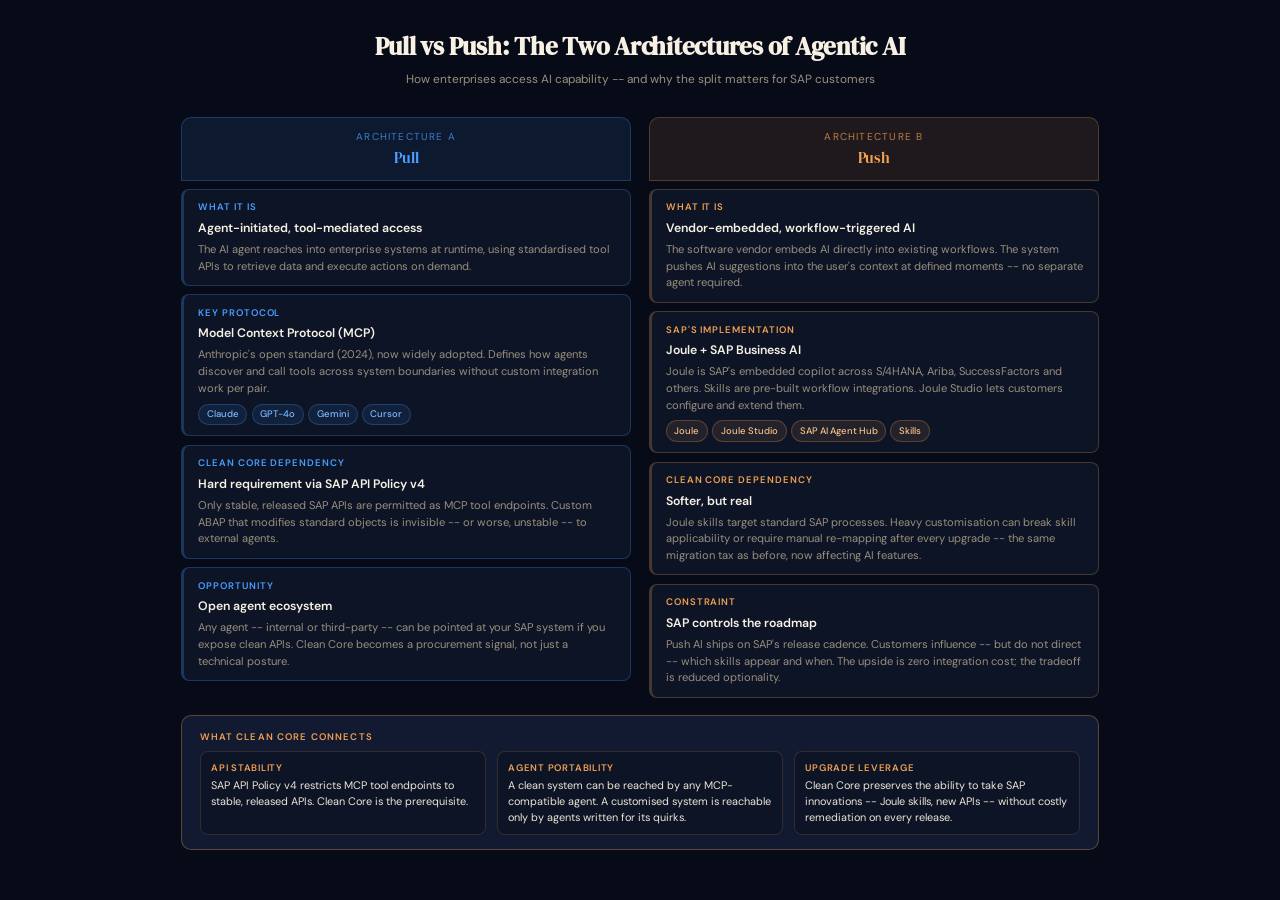
<file: posts/clean-core-2026/infographic.html>
<!DOCTYPE html>
<html lang="en">
<head>
<meta charset="UTF-8">
<meta name="viewport" content="width=device-width, initial-scale=1.0">
<title>Pull vs Push: Agentic AI Architecture</title>
<style>
@font-face { font-family: 'DM Sans'; font-style: normal; font-weight: 300; font-display: swap; src: url('/assets/fonts/dm-sans-latin-300-normal.woff2') format('woff2'); }
@font-face { font-family: 'DM Sans'; font-style: normal; font-weight: 400; font-display: swap; src: url('/assets/fonts/dm-sans-latin-400-normal.woff2') format('woff2'); }
@font-face { font-family: 'DM Sans'; font-style: normal; font-weight: 500; font-display: swap; src: url('/assets/fonts/dm-sans-latin-500-normal.woff2') format('woff2'); }
@font-face { font-family: 'DM Sans'; font-style: normal; font-weight: 600; font-display: swap; src: url('/assets/fonts/dm-sans-latin-600-normal.woff2') format('woff2'); }
@font-face { font-family: 'DM Serif Display'; font-style: normal; font-weight: 400; font-display: swap; src: url('/assets/fonts/dm-serif-display-latin-400-normal.woff2') format('woff2'); }

*, *::before, *::after { box-sizing: border-box; margin: 0; padding: 0; }

:root {
  --bg: #070b18;
  --surface: #0c1426;
  --surface-2: #111a30;
  --border: rgba(240, 160, 80, 0.17);
  --border-bright: rgba(240, 160, 80, 0.32);
  --amber: #f0a050;
  --amber-soft: #f5c089;
  --amber-dim: rgba(240, 160, 80, 0.10);
  --pull: #4a9eff;
  --pull-dim: rgba(74, 158, 255, 0.10);
  --pull-border: rgba(74, 158, 255, 0.25);
  --push: #f0a050;
  --push-dim: rgba(240, 160, 80, 0.10);
  --push-border: rgba(240, 160, 80, 0.25);
  --text: #ede4d6;
  --text-bright: #f8f1e3;
  --muted: #9a8e7c;
}

html, body {
  background: var(--bg);
  color: var(--text);
  font-family: 'DM Sans', sans-serif;
  font-size: 14px;
  line-height: 1.5;
  -webkit-font-smoothing: antialiased;
  min-height: 100vh;
}

.infographic {
  max-width: 960px;
  margin: 0 auto;
  padding: 2rem 1.5rem 2.5rem;
}

.inf-title {
  font-family: 'DM Serif Display', serif;
  font-size: clamp(1.3rem, 3vw, 1.8rem);
  color: var(--text-bright);
  text-align: center;
  margin-bottom: 0.4rem;
  letter-spacing: -0.01em;
}

.inf-subtitle {
  text-align: center;
  color: var(--muted);
  font-size: 0.85rem;
  margin-bottom: 2rem;
}

/* Two-column grid */
.columns {
  display: grid;
  grid-template-columns: 1fr 1fr;
  gap: 1.25rem;
  margin-bottom: 1.25rem;
}

.col-header {
  border-radius: 10px 10px 0 0;
  padding: 0.75rem 1rem;
  font-family: 'DM Serif Display', serif;
  font-size: 1.1rem;
  text-align: center;
  letter-spacing: -0.005em;
}

.col-pull .col-header {
  background: var(--pull-dim);
  border: 1px solid var(--pull-border);
  color: var(--pull);
}

.col-push .col-header {
  background: var(--push-dim);
  border: 1px solid var(--push-border);
  color: var(--push);
}

.col-header span {
  display: block;
  font-family: 'DM Sans', sans-serif;
  font-size: 0.72rem;
  letter-spacing: 0.12em;
  text-transform: uppercase;
  opacity: 0.75;
  margin-bottom: 0.15rem;
}

.card-group {
  display: flex;
  flex-direction: column;
  gap: 0.6rem;
}

.card {
  background: var(--surface);
  border-radius: 8px;
  padding: 0.75rem 1rem;
  border-left: 3px solid transparent;
}

.col-pull .card { border-left-color: var(--pull); border: 1px solid var(--pull-border); border-left-width: 3px; }
.col-push .card { border-left-color: var(--push); border: 1px solid var(--push-border); border-left-width: 3px; }

.card-label {
  font-size: 0.68rem;
  letter-spacing: 0.1em;
  text-transform: uppercase;
  margin-bottom: 0.3rem;
  font-weight: 600;
}

.col-pull .card-label { color: var(--pull); }
.col-push .card-label { color: var(--push); }

.card-title {
  font-weight: 600;
  color: var(--text-bright);
  font-size: 0.88rem;
  margin-bottom: 0.25rem;
}

.card-body {
  color: var(--muted);
  font-size: 0.8rem;
  line-height: 1.5;
}

.card-examples {
  display: flex;
  flex-wrap: wrap;
  gap: 0.3rem;
  margin-top: 0.5rem;
}

.chip {
  font-size: 0.68rem;
  padding: 0.18rem 0.55rem;
  border-radius: 20px;
  font-weight: 500;
}

.chip-pull {
  background: var(--pull-dim);
  color: #7ab8ff;
  border: 1px solid var(--pull-border);
}

.chip-push {
  background: var(--push-dim);
  color: var(--amber-soft);
  border: 1px solid var(--push-border);
}

/* Synthesis row */
.synthesis {
  background: var(--surface-2);
  border: 1px solid var(--border-bright);
  border-radius: 10px;
  padding: 1rem 1.25rem;
  margin-top: 0.5rem;
}

.synthesis-label {
  font-size: 0.68rem;
  letter-spacing: 0.12em;
  text-transform: uppercase;
  color: var(--amber);
  font-weight: 600;
  margin-bottom: 0.5rem;
}

.synthesis-grid {
  display: grid;
  grid-template-columns: repeat(3, 1fr);
  gap: 0.75rem;
}

.synth-item {
  background: var(--surface);
  border: 1px solid var(--border);
  border-radius: 8px;
  padding: 0.6rem 0.75rem;
}

.synth-item-label {
  font-size: 0.68rem;
  text-transform: uppercase;
  letter-spacing: 0.08em;
  color: var(--amber);
  font-weight: 600;
  margin-bottom: 0.2rem;
}

.synth-item-text {
  font-size: 0.78rem;
  color: var(--text);
  line-height: 1.45;
}

.divider {
  height: 1px;
  background: var(--border);
  margin: 1rem 0;
}

@media (max-width: 600px) {
  .columns { grid-template-columns: 1fr; }
  .synthesis-grid { grid-template-columns: 1fr; }
  .infographic { padding: 1.25rem 1rem 1.5rem; }
}
</style>
</head>
<body>
<div class="infographic">
  <h1 class="inf-title">Pull vs Push: The Two Architectures of Agentic AI</h1>
  <p class="inf-subtitle">How enterprises access AI capability -- and why the split matters for SAP customers</p>

  <div class="columns">
    <!-- Pull column -->
    <div class="col-pull">
      <div class="col-header">
        <span>Architecture A</span>
        Pull
      </div>
      <div class="card-group" style="margin-top:0.6rem;">

        <div class="card">
          <div class="card-label">What it is</div>
          <div class="card-title">Agent-initiated, tool-mediated access</div>
          <div class="card-body">The AI agent reaches into enterprise systems at runtime, using standardised tool APIs to retrieve data and execute actions on demand.</div>
        </div>

        <div class="card">
          <div class="card-label">Key protocol</div>
          <div class="card-title">Model Context Protocol (MCP)</div>
          <div class="card-body">Anthropic's open standard (2024), now widely adopted. Defines how agents discover and call tools across system boundaries without custom integration work per pair.</div>
          <div class="card-examples">
            <span class="chip chip-pull">Claude</span>
            <span class="chip chip-pull">GPT-4o</span>
            <span class="chip chip-pull">Gemini</span>
            <span class="chip chip-pull">Cursor</span>
          </div>
        </div>

        <div class="card">
          <div class="card-label">Clean Core dependency</div>
          <div class="card-title">Hard requirement via SAP API Policy v4</div>
          <div class="card-body">Only stable, released SAP APIs are permitted as MCP tool endpoints. Custom ABAP that modifies standard objects is invisible -- or worse, unstable -- to external agents.</div>
        </div>

        <div class="card">
          <div class="card-label">Opportunity</div>
          <div class="card-title">Open agent ecosystem</div>
          <div class="card-body">Any agent -- internal or third-party -- can be pointed at your SAP system if you expose clean APIs. Clean Core becomes a procurement signal, not just a technical posture.</div>
        </div>

      </div>
    </div>

    <!-- Push column -->
    <div class="col-push">
      <div class="col-header">
        <span>Architecture B</span>
        Push
      </div>
      <div class="card-group" style="margin-top:0.6rem;">

        <div class="card">
          <div class="card-label">What it is</div>
          <div class="card-title">Vendor-embedded, workflow-triggered AI</div>
          <div class="card-body">The software vendor embeds AI directly into existing workflows. The system pushes AI suggestions into the user's context at defined moments -- no separate agent required.</div>
        </div>

        <div class="card">
          <div class="card-label">SAP's implementation</div>
          <div class="card-title">Joule + SAP Business AI</div>
          <div class="card-body">Joule is SAP's embedded copilot across S/4HANA, Ariba, SuccessFactors and others. Skills are pre-built workflow integrations. Joule Studio lets customers configure and extend them.</div>
          <div class="card-examples">
            <span class="chip chip-push">Joule</span>
            <span class="chip chip-push">Joule Studio</span>
            <span class="chip chip-push">SAP AI Agent Hub</span>
            <span class="chip chip-push">Skills</span>
          </div>
        </div>

        <div class="card">
          <div class="card-label">Clean Core dependency</div>
          <div class="card-title">Softer, but real</div>
          <div class="card-body">Joule skills target standard SAP processes. Heavy customisation can break skill applicability or require manual re-mapping after every upgrade -- the same migration tax as before, now affecting AI features.</div>
        </div>

        <div class="card">
          <div class="card-label">Constraint</div>
          <div class="card-title">SAP controls the roadmap</div>
          <div class="card-body">Push AI ships on SAP's release cadence. Customers influence -- but do not direct -- which skills appear and when. The upside is zero integration cost; the tradeoff is reduced optionality.</div>
        </div>

      </div>
    </div>
  </div>

  <!-- Synthesis -->
  <div class="synthesis">
    <div class="synthesis-label">What Clean Core connects</div>
    <div class="synthesis-grid">
      <div class="synth-item">
        <div class="synth-item-label">API stability</div>
        <div class="synth-item-text">SAP API Policy v4 restricts MCP tool endpoints to stable, released APIs. Clean Core is the prerequisite.</div>
      </div>
      <div class="synth-item">
        <div class="synth-item-label">Agent portability</div>
        <div class="synth-item-text">A clean system can be reached by any MCP-compatible agent. A customised system is reachable only by agents written for its quirks.</div>
      </div>
      <div class="synth-item">
        <div class="synth-item-label">Upgrade leverage</div>
        <div class="synth-item-text">Clean Core preserves the ability to take SAP innovations -- Joule skills, new APIs -- without costly remediation on every release.</div>
      </div>
    </div>
  </div>

</div>
</body>
</html>
</file>
<file: assets/post.css>
/* =============================================================
   post.css: shared styles for all blog posts on arnavray.ca
   Used by /posts/<slug>/index.html via /assets/post-loader.js
   Matches the portfolio aesthetic: DM Serif Display + DM Sans,
   warm dark background, amber accents.
   ============================================================= */

@font-face { font-family: 'DM Sans'; font-style: normal; font-weight: 300; font-display: swap; src: url('/assets/fonts/dm-sans-latin-300-normal.woff2') format('woff2'); }
@font-face { font-family: 'DM Sans'; font-style: normal; font-weight: 400; font-display: swap; src: url('/assets/fonts/dm-sans-latin-400-normal.woff2') format('woff2'); }
@font-face { font-family: 'DM Sans'; font-style: normal; font-weight: 500; font-display: swap; src: url('/assets/fonts/dm-sans-latin-500-normal.woff2') format('woff2'); }
@font-face { font-family: 'DM Sans'; font-style: normal; font-weight: 600; font-display: swap; src: url('/assets/fonts/dm-sans-latin-600-normal.woff2') format('woff2'); }
@font-face { font-family: 'DM Serif Display'; font-style: normal; font-weight: 400; font-display: swap; src: url('/assets/fonts/dm-serif-display-latin-400-normal.woff2') format('woff2'); }
@font-face { font-family: 'DM Serif Display'; font-style: italic; font-weight: 400; font-display: swap; src: url('/assets/fonts/dm-serif-display-latin-400-italic.woff2') format('woff2'); }

:root {
  --bg: #070b18;
  --surface: #0c1426;
  --surface-2: #111a30;
  --border: rgba(240, 160, 80, 0.17);
  --border-bright: rgba(240, 160, 80, 0.32);
  --amber: #f0a050;
  --amber-soft: #f5c089;
  --amber-dim: rgba(240, 160, 80, 0.10);
  --text: #ede4d6;
  --text-bright: #f8f1e3;
  --muted: #9a8e7c;
  --muted-2: #756b5d;
  --max-content: 720px;
  --max-wide: 1080px;
}

* { box-sizing: border-box; margin: 0; padding: 0; }

html { scroll-behavior: smooth; }

body {
  font-family: 'DM Sans', sans-serif;
  background: var(--bg);
  color: var(--text);
  line-height: 1.65;
  font-size: 17px;
  -webkit-font-smoothing: antialiased;
  -moz-osx-font-smoothing: grayscale;
  min-height: 100vh;
}

a { color: var(--amber); text-decoration: none; border-bottom: 1px solid rgba(240, 160, 80, 0.3); transition: border-color 0.18s, color 0.18s; }
a:hover { color: var(--amber-soft); border-bottom-color: var(--amber); }

/* ============================ NAV ============================ */

.post-nav {
  border-bottom: 1px solid var(--border);
  background: rgba(7, 11, 24, 0.85);
  backdrop-filter: blur(12px);
  -webkit-backdrop-filter: blur(12px);
  position: sticky;
  top: 0;
  z-index: 50;
}

.post-nav-inner {
  max-width: var(--max-wide);
  margin: 0 auto;
  padding: 1.1rem 1.5rem;
  display: flex;
  align-items: center;
  justify-content: space-between;
  gap: 1.5rem;
}

.post-nav-brand {
  font-family: 'DM Serif Display', serif;
  font-size: 1.15rem;
  color: var(--text-bright);
  border: none;
  letter-spacing: -0.005em;
}

.post-nav-links { display: flex; gap: 1.6rem; align-items: center; }
.post-nav-links a {
  color: var(--muted);
  font-size: 0.9rem;
  font-weight: 500;
  border: none;
}
.post-nav-links a:hover { color: var(--amber); }

@media (max-width: 540px) {
  .post-nav-inner { padding: 0.9rem 1rem; }
  .post-nav-links { gap: 1.1rem; }
  .post-nav-links a { font-size: 0.85rem; }
}

/* ====================== ARTICLE HEADER ====================== */

.post-header {
  max-width: var(--max-content);
  margin: 0 auto;
  padding: 4rem 1.5rem 2rem;
  text-align: left;
}

.post-eyebrow {
  display: inline-block;
  font-size: 0.7rem;
  letter-spacing: 0.18em;
  text-transform: uppercase;
  color: var(--amber);
  font-weight: 600;
  margin-bottom: 1.4rem;
  padding: 0.35rem 0.85rem;
  border: 1px solid var(--border);
  border-radius: 20px;
  background: var(--amber-dim);
}

.post-title {
  font-family: 'DM Serif Display', serif;
  font-size: clamp(1.85rem, 4.5vw, 2.85rem);
  line-height: 1.15;
  letter-spacing: -0.015em;
  color: var(--text-bright);
  font-weight: 400;
  margin-bottom: 1.2rem;
}

.post-subtitle {
  font-size: 1.1rem;
  line-height: 1.55;
  color: var(--muted);
  margin-bottom: 1.8rem;
  font-style: italic;
}

.post-meta {
  display: flex;
  flex-wrap: wrap;
  gap: 1.1rem 1.4rem;
  align-items: center;
  font-size: 0.85rem;
  color: var(--muted);
  padding-top: 1.3rem;
  border-top: 1px solid var(--border);
}

.post-meta-item { display: inline-flex; align-items: center; gap: 0.4rem; }
.post-meta-item svg { opacity: 0.7; }

.post-tags { display: flex; flex-wrap: wrap; gap: 0.4rem; margin-left: auto; }
.post-tag {
  font-size: 0.72rem;
  padding: 0.28rem 0.7rem;
  border-radius: 20px;
  background: var(--amber-dim);
  color: var(--amber-soft);
  border: 1px solid var(--border);
  font-weight: 500;
  letter-spacing: 0.01em;
}

@media (max-width: 540px) {
  .post-header { padding: 3rem 1.25rem 1.5rem; }
  .post-tags { margin-left: 0; width: 100%; margin-top: 0.4rem; }
}

/* ====================== ARTICLE BODY ====================== */

.post-body {
  max-width: var(--max-content);
  margin: 0 auto;
  padding: 1rem 1.5rem 2rem;
}

.post-body > * + * { margin-top: 1.4rem; }

.post-body h2 {
  font-family: 'DM Serif Display', serif;
  font-size: clamp(1.4rem, 3vw, 1.75rem);
  line-height: 1.25;
  letter-spacing: -0.01em;
  color: var(--text-bright);
  font-weight: 400;
  margin-top: 3rem;
  margin-bottom: 0.4rem;
  padding-top: 0.5rem;
  border-top: 1px solid var(--border);
  padding-top: 2.5rem;
}

.post-body h2:first-child { border-top: none; padding-top: 0; margin-top: 1rem; }

.post-body h3 {
  font-family: 'DM Sans', sans-serif;
  font-size: 1.1rem;
  font-weight: 600;
  color: var(--text-bright);
  margin-top: 2.2rem;
  margin-bottom: 0.3rem;
  letter-spacing: 0.005em;
}

.post-body p {
  font-size: 1rem;
  line-height: 1.72;
  color: var(--text);
}

.post-body strong {
  color: var(--text-bright);
  font-weight: 600;
}

.post-body em { color: var(--amber-soft); font-style: italic; }

.post-body ul, .post-body ol {
  padding-left: 1.5rem;
  color: var(--text);
}

.post-body li { margin-bottom: 0.55rem; line-height: 1.65; }

.post-body li::marker { color: var(--amber); }

.post-body blockquote {
  border-left: 3px solid var(--amber);
  padding: 0.4rem 0 0.4rem 1.4rem;
  margin: 1.8rem 0;
  color: var(--muted);
  font-style: italic;
  font-size: 1.05rem;
}

.post-body code {
  font-family: 'JetBrains Mono', monospace;
  font-size: 0.88em;
  padding: 0.15em 0.4em;
  background: var(--surface-2);
  border: 1px solid var(--border);
  border-radius: 4px;
  color: var(--amber-soft);
}

.post-body pre {
  background: var(--surface);
  border: 1px solid var(--border);
  border-radius: 12px;
  padding: 1.2rem 1.4rem;
  overflow-x: auto;
  margin: 1.8rem 0;
  font-size: 0.88rem;
  line-height: 1.6;
}

.post-body pre code {
  background: none;
  border: none;
  padding: 0;
  color: var(--text);
}

.post-body hr {
  border: none;
  height: 1px;
  background: var(--border);
  margin: 3rem 0;
}

.post-body img {
  max-width: 100%;
  height: auto;
  border-radius: 12px;
  margin: 2rem auto;
  display: block;
  border: 1px solid var(--border);
}

.post-body iframe {
  display: block;
  width: 100%;
  margin: 2.5rem auto;
  border: none;
  border-radius: 16px;
  max-width: 100%;
}

/* iframes that hold full-width graphics break out of reading column */
.post-body .post-figure {
  max-width: var(--max-wide);
  margin-left: calc((var(--max-content) - var(--max-wide)) / 2);
  margin-right: calc((var(--max-content) - var(--max-wide)) / 2);
}

@media (max-width: 1100px) {
  .post-body .post-figure {
    margin-left: 0;
    margin-right: 0;
  }
}

.post-body table {
  width: 100%;
  border-collapse: collapse;
  margin: 2rem 0;
  font-size: 0.92rem;
}

.post-body th, .post-body td {
  text-align: left;
  padding: 0.7rem 0.9rem;
  border-bottom: 1px solid var(--border);
}

.post-body th {
  font-size: 0.75rem;
  letter-spacing: 0.08em;
  text-transform: uppercase;
  color: var(--amber);
  font-weight: 600;
}

/* ====================== FOOTER ====================== */

.post-footer {
  max-width: var(--max-content);
  margin: 4rem auto 0;
  padding: 2.5rem 1.5rem 4rem;
  border-top: 1px solid var(--border);
  text-align: left;
  color: var(--muted);
  font-size: 0.92rem;
}

.post-footer-author {
  display: flex;
  align-items: center;
  gap: 1rem;
  margin-bottom: 1.5rem;
}

.post-footer-author-avatar {
  width: 44px;
  height: 44px;
  border-radius: 50%;
  background: linear-gradient(135deg, var(--amber) 0%, #c87830 100%);
  display: flex;
  align-items: center;
  justify-content: center;
  font-family: 'DM Serif Display', serif;
  color: var(--bg);
  font-size: 1.1rem;
  font-weight: 400;
  flex-shrink: 0;
}

.post-footer-author-meta {
  display: flex;
  flex-direction: column;
  gap: 0.15rem;
}

.post-footer-author-name {
  color: var(--text-bright);
  font-weight: 600;
  font-size: 0.95rem;
}

.post-footer-author-tagline {
  color: var(--muted);
  font-size: 0.85rem;
}

.post-footer-back {
  display: inline-block;
  margin-top: 1.5rem;
  font-size: 0.9rem;
  color: var(--amber);
  border-bottom: 1px solid rgba(240, 160, 80, 0.3);
}

/* ====================== LOADING STATE ====================== */

.post-loading {
  max-width: var(--max-content);
  margin: 0 auto;
  padding: 6rem 1.5rem;
  text-align: center;
  color: var(--muted);
  font-size: 0.95rem;
  font-style: italic;
}

.post-error {
  max-width: var(--max-content);
  margin: 0 auto;
  padding: 4rem 1.5rem;
  text-align: center;
  color: var(--muted);
}
.post-error h1 { color: var(--text-bright); margin-bottom: 1rem; font-family: 'DM Serif Display', serif; }
</file>
